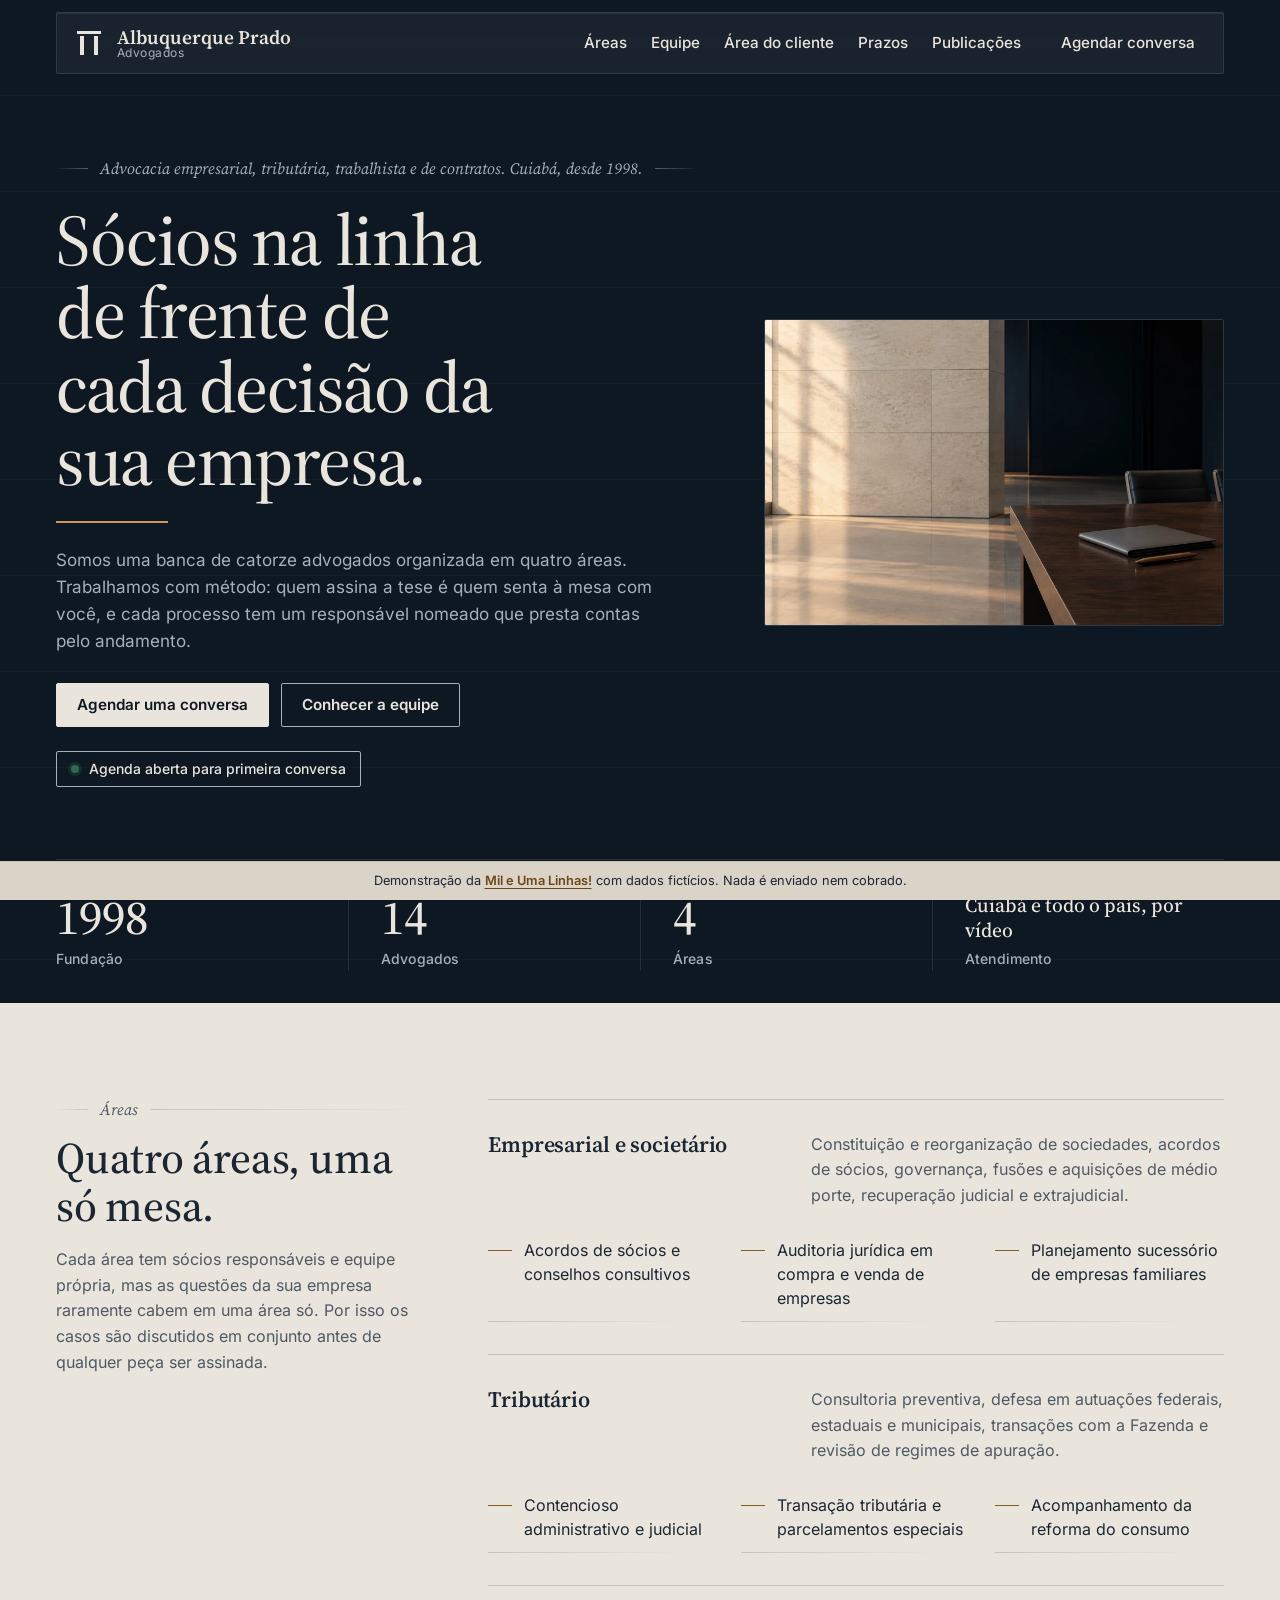
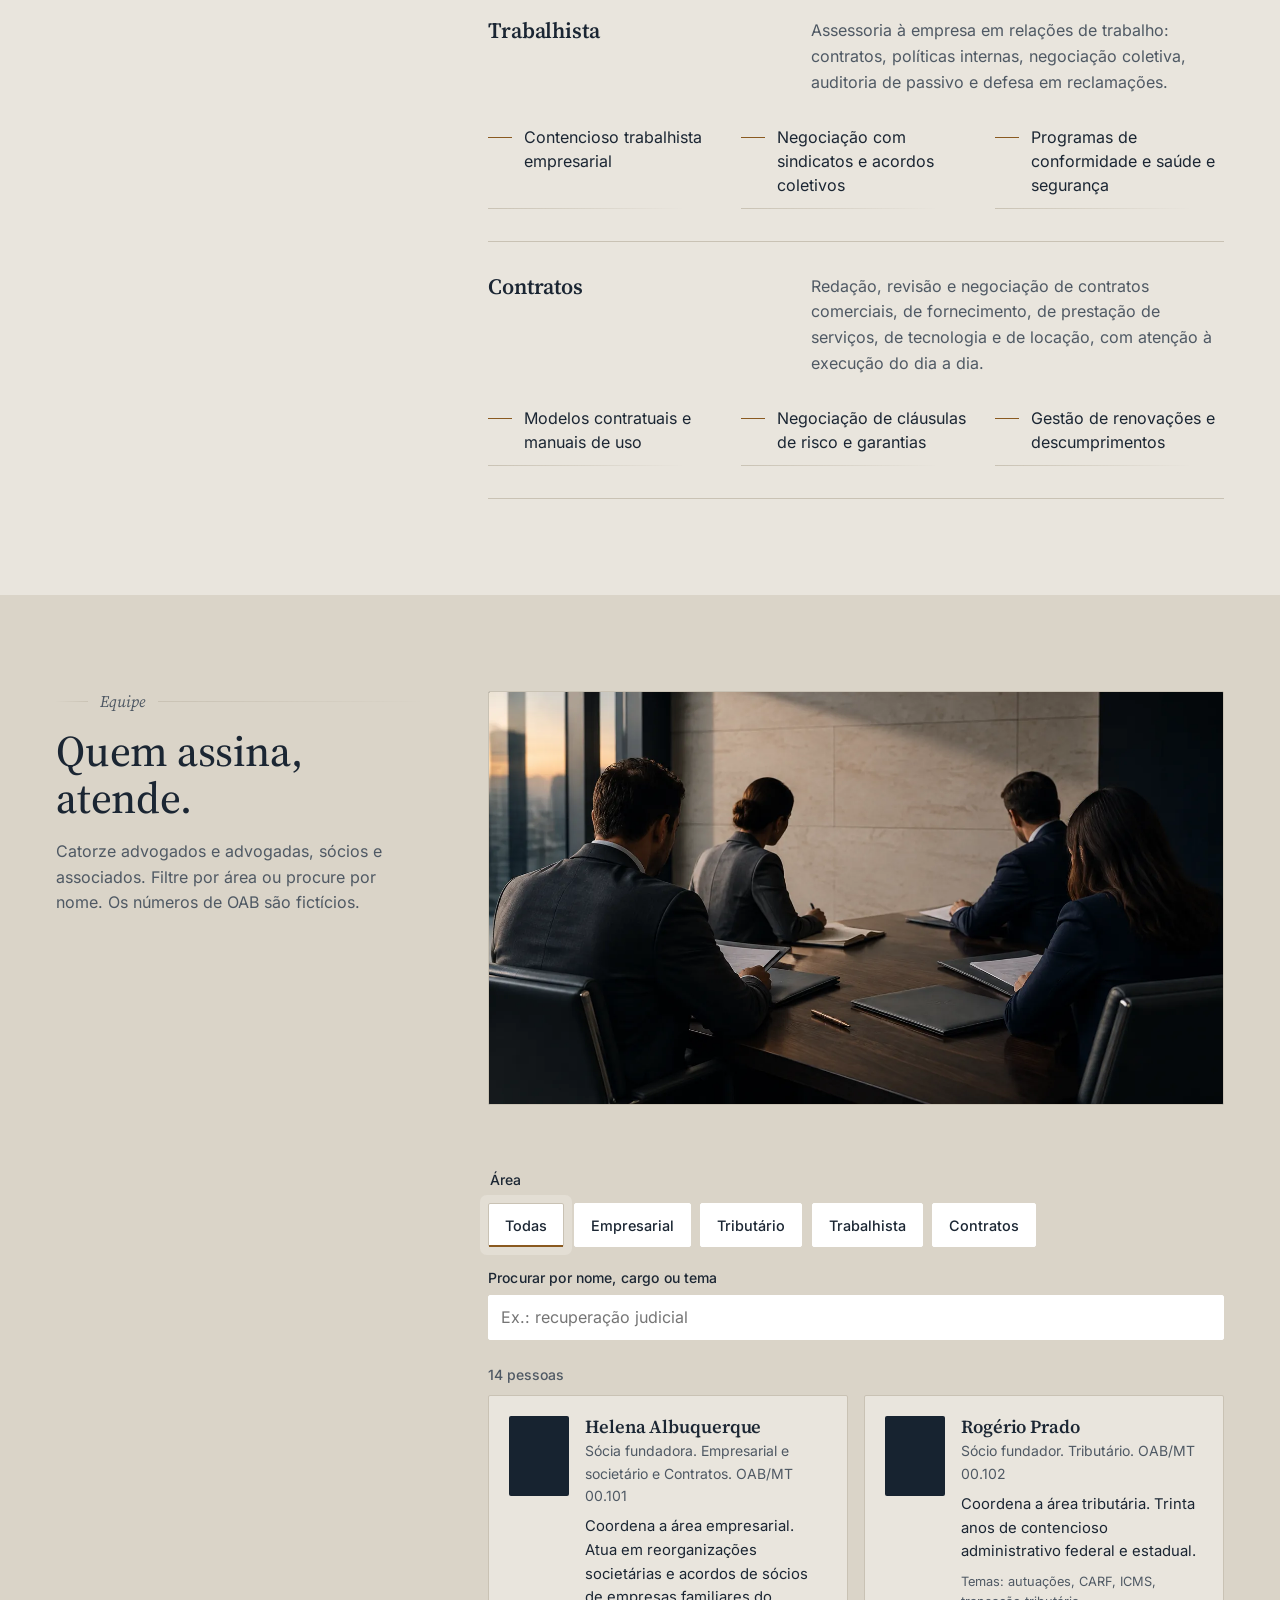
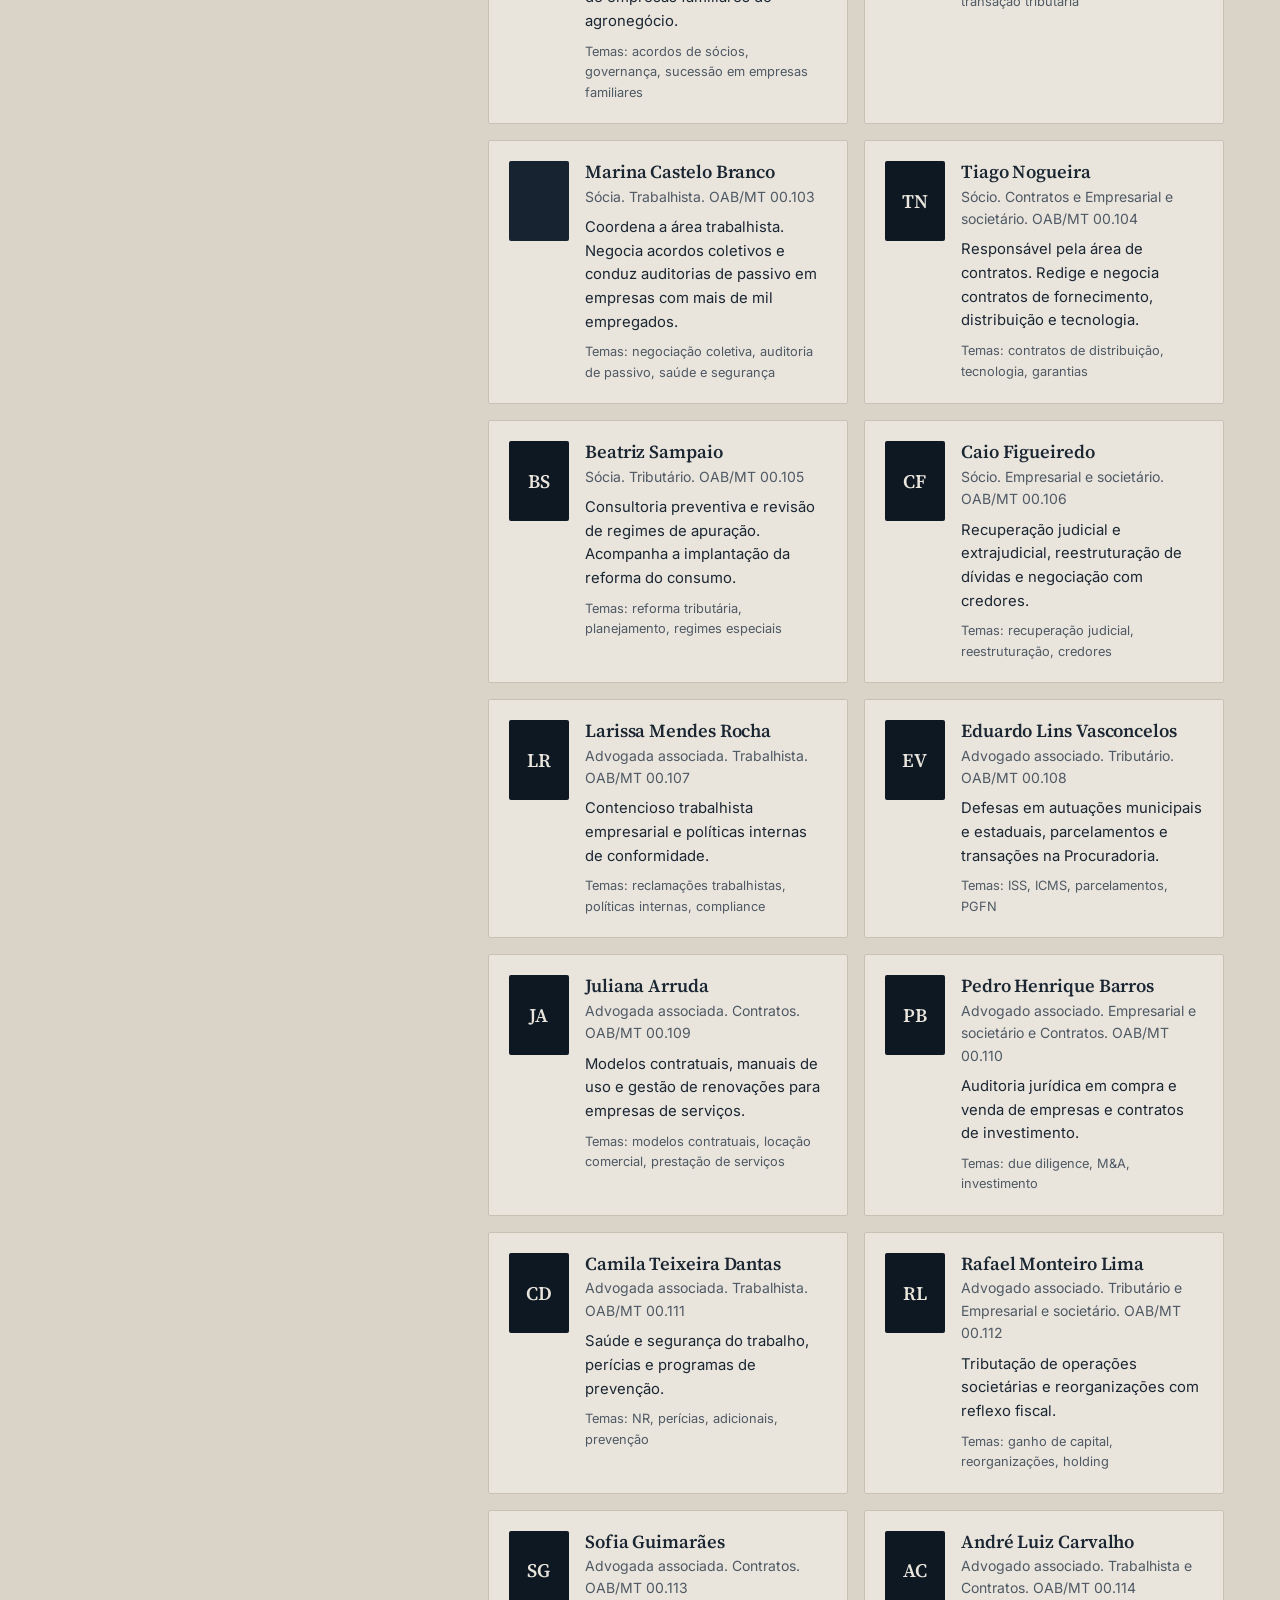
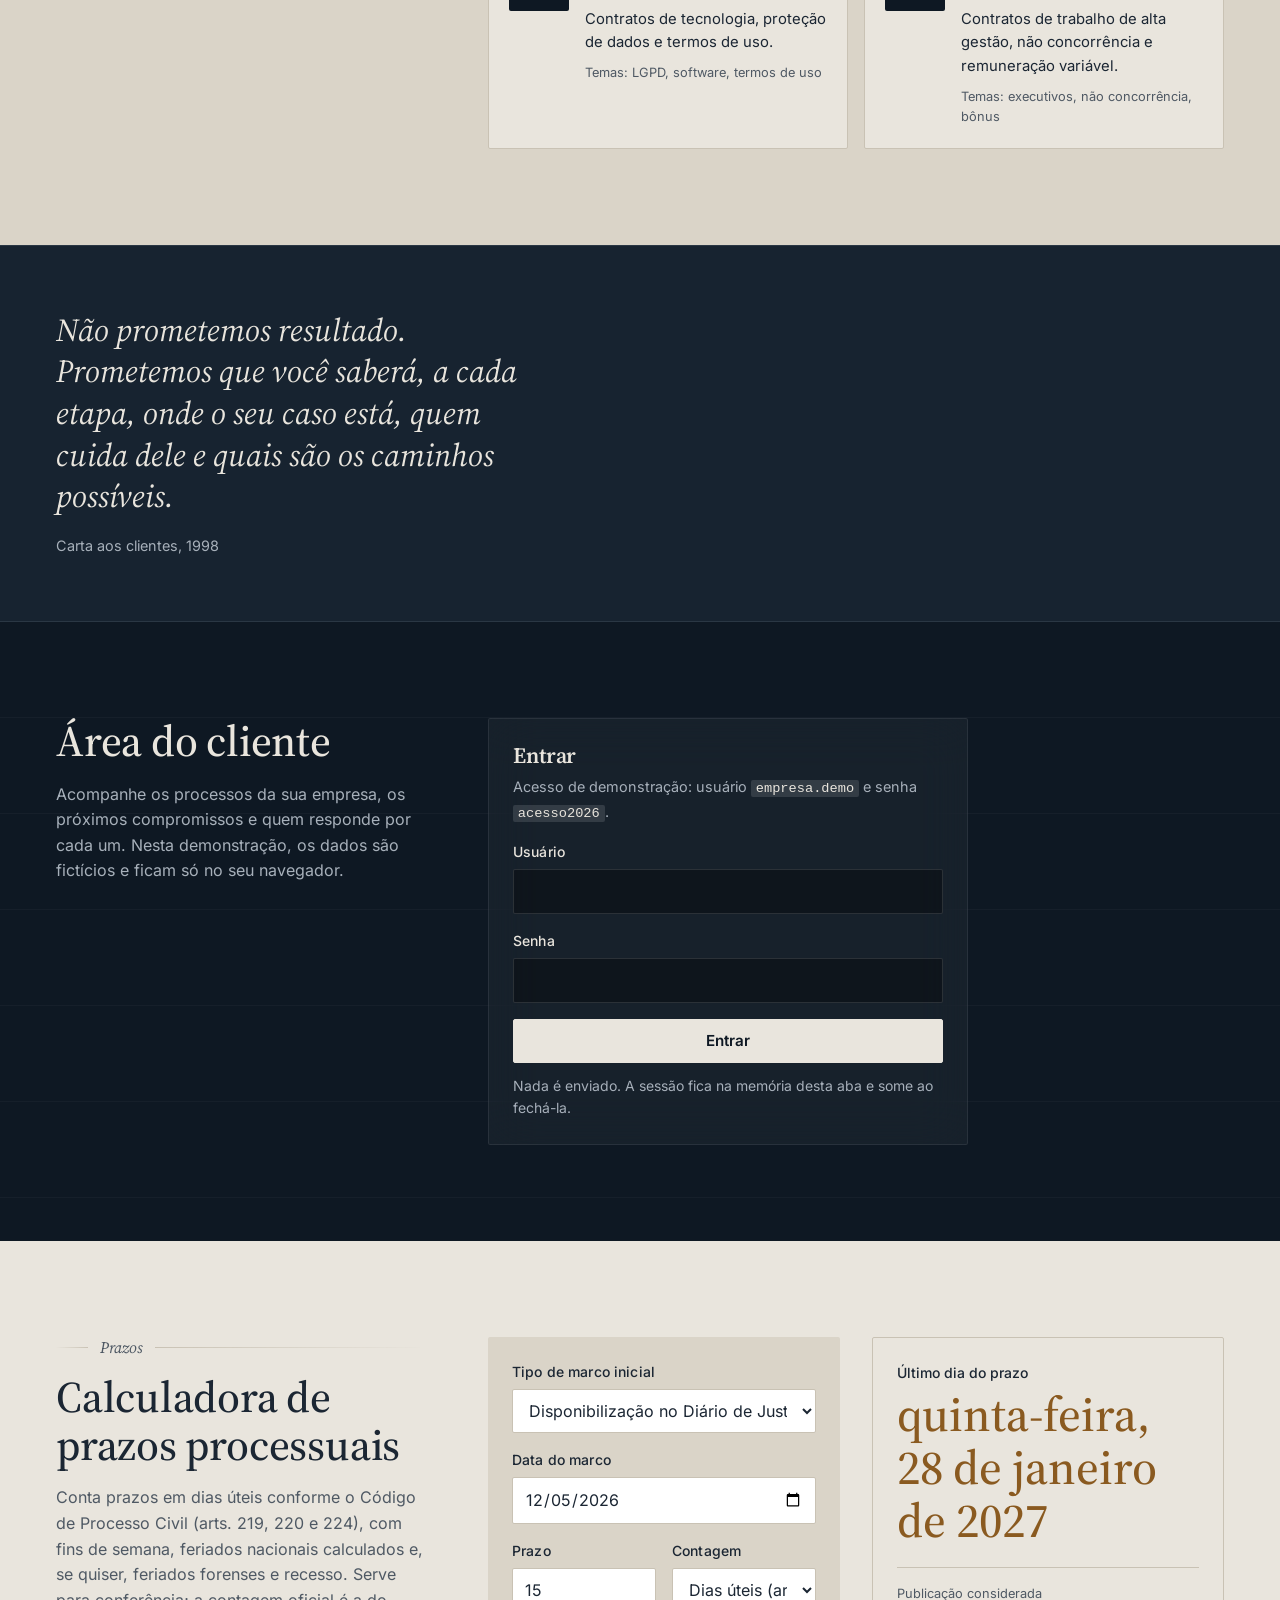
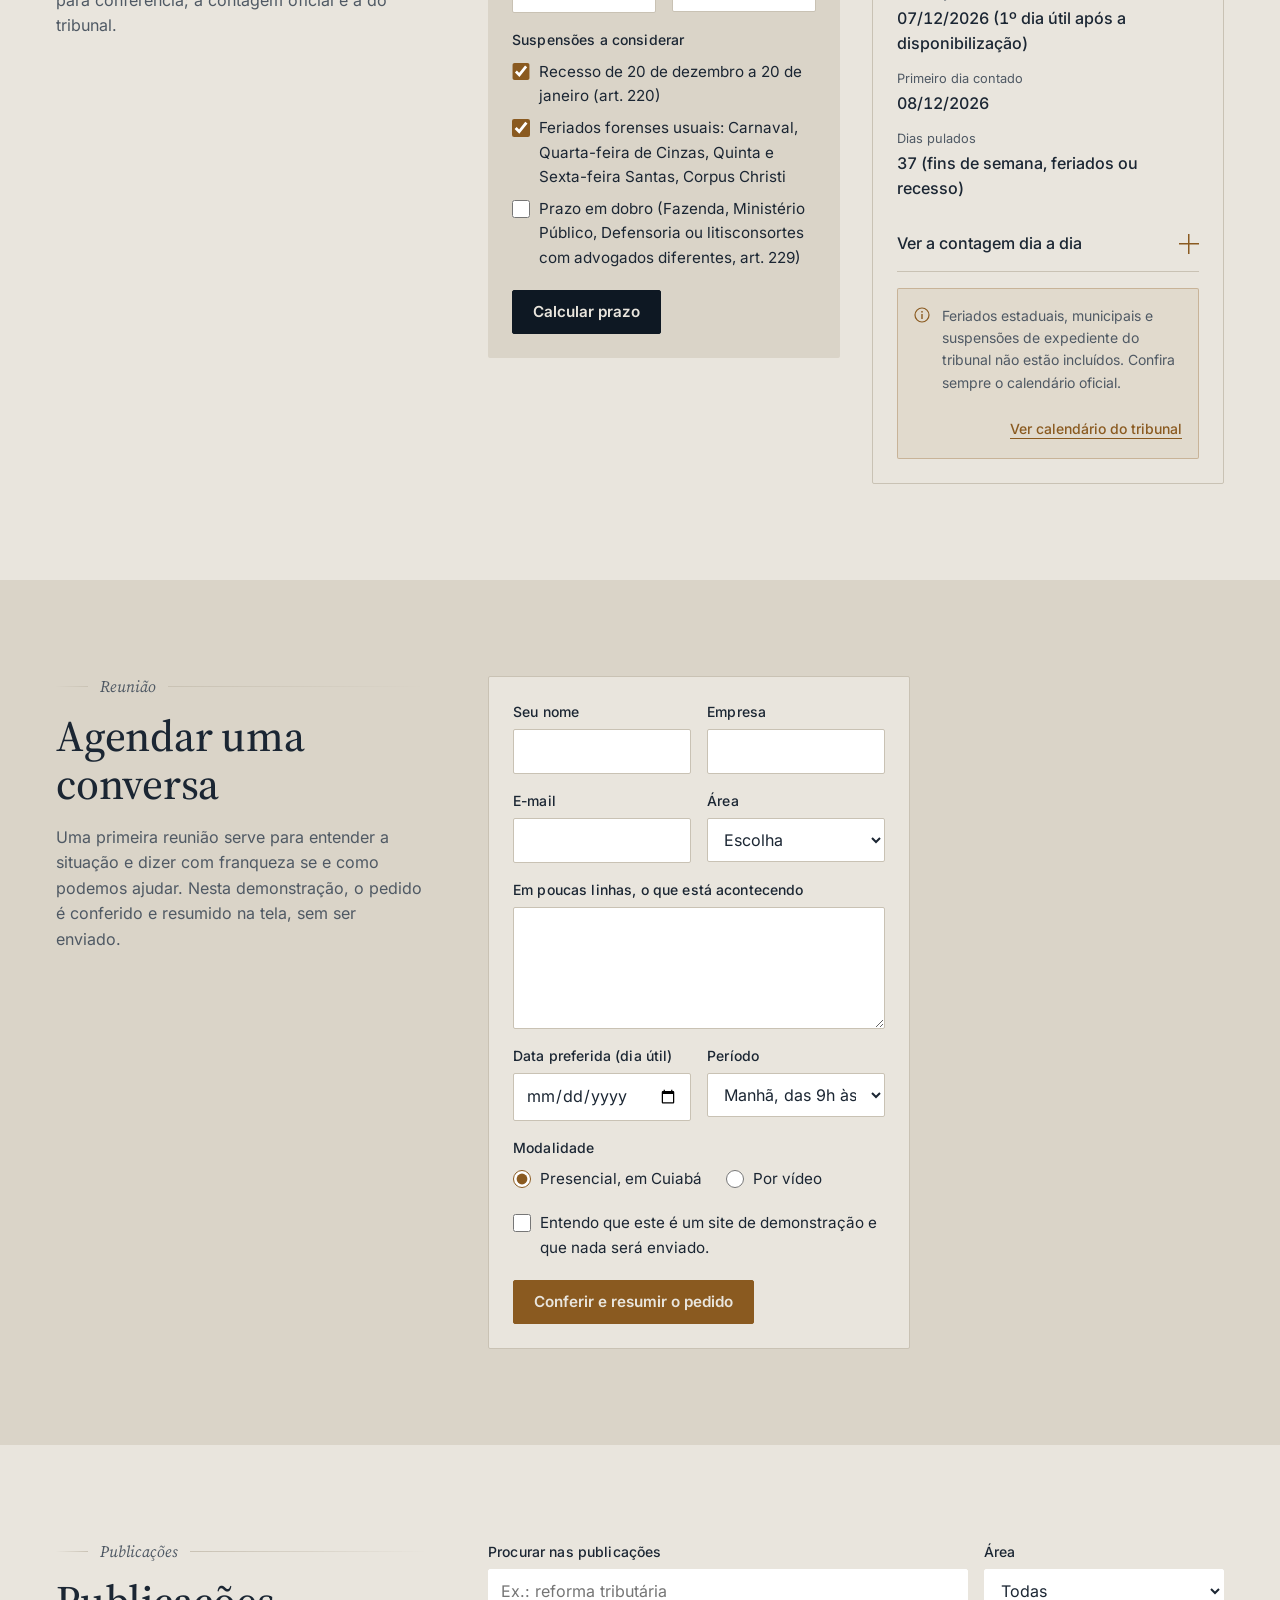
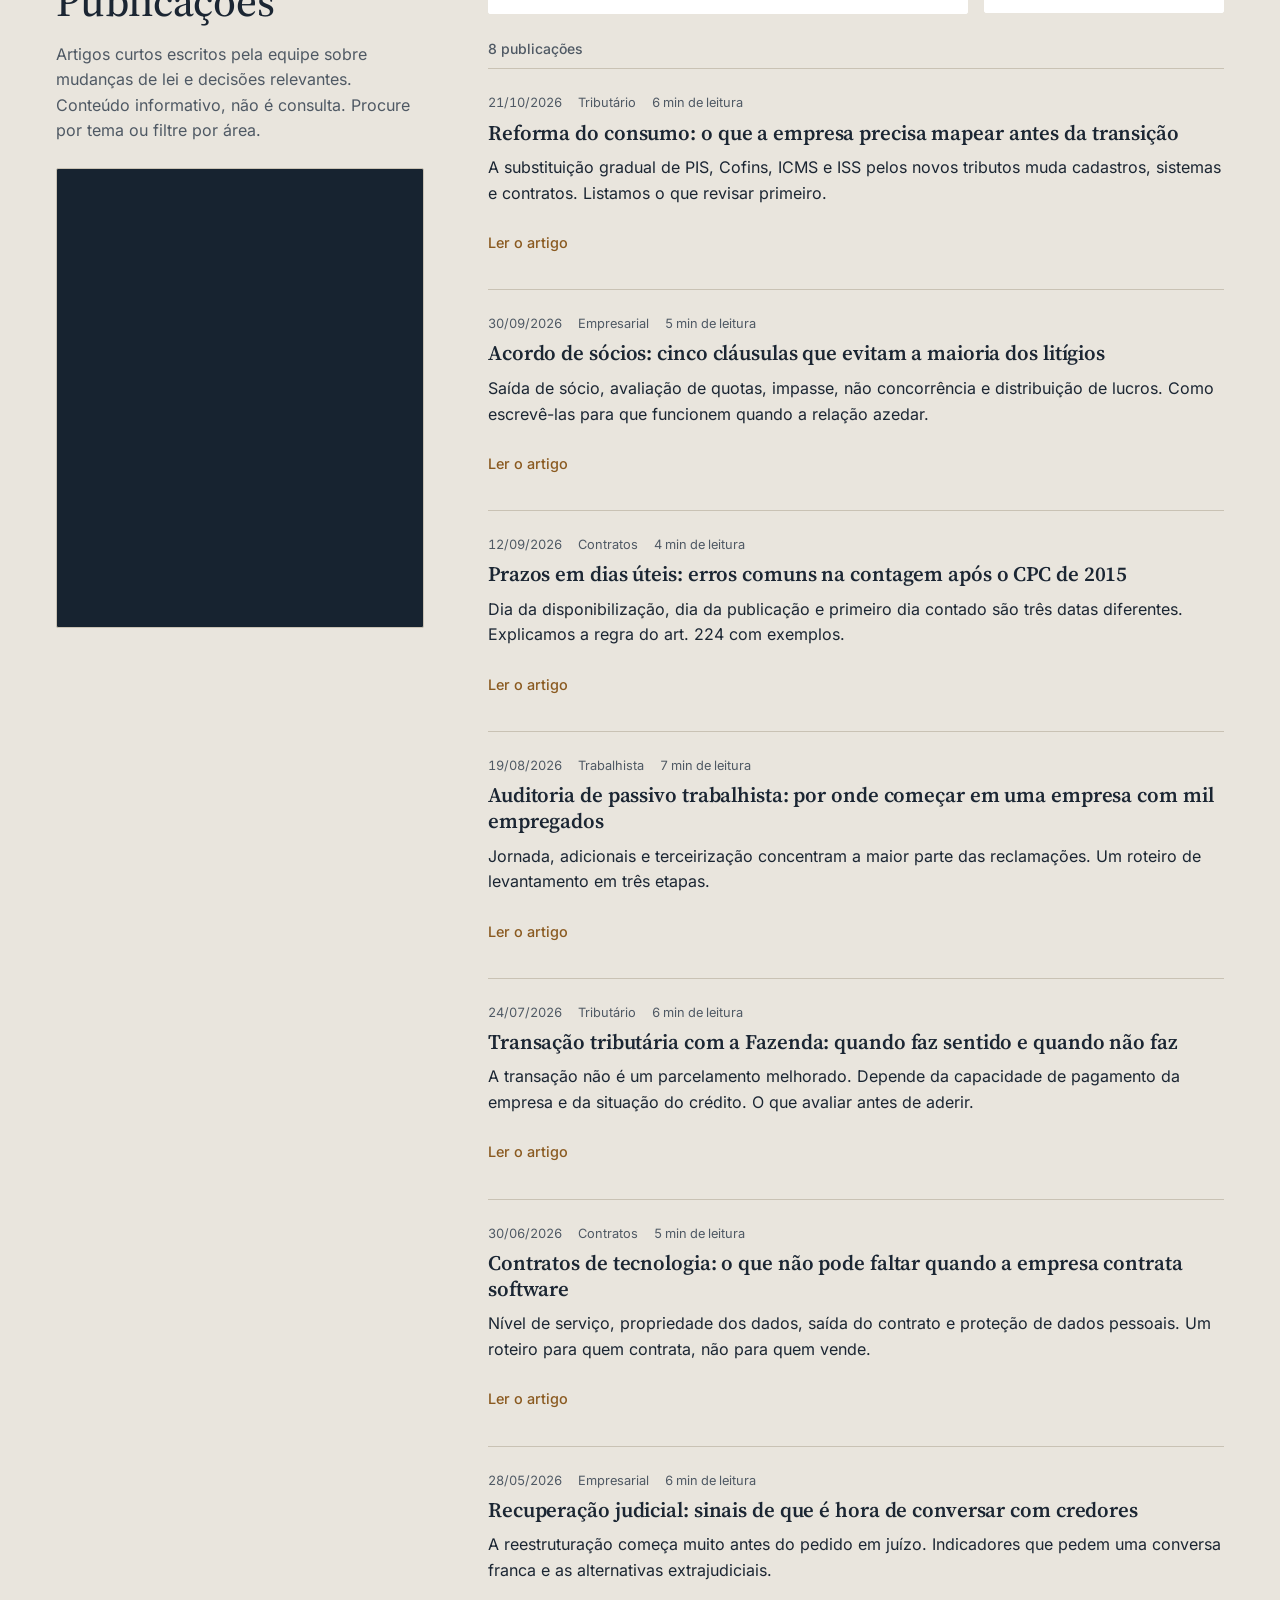
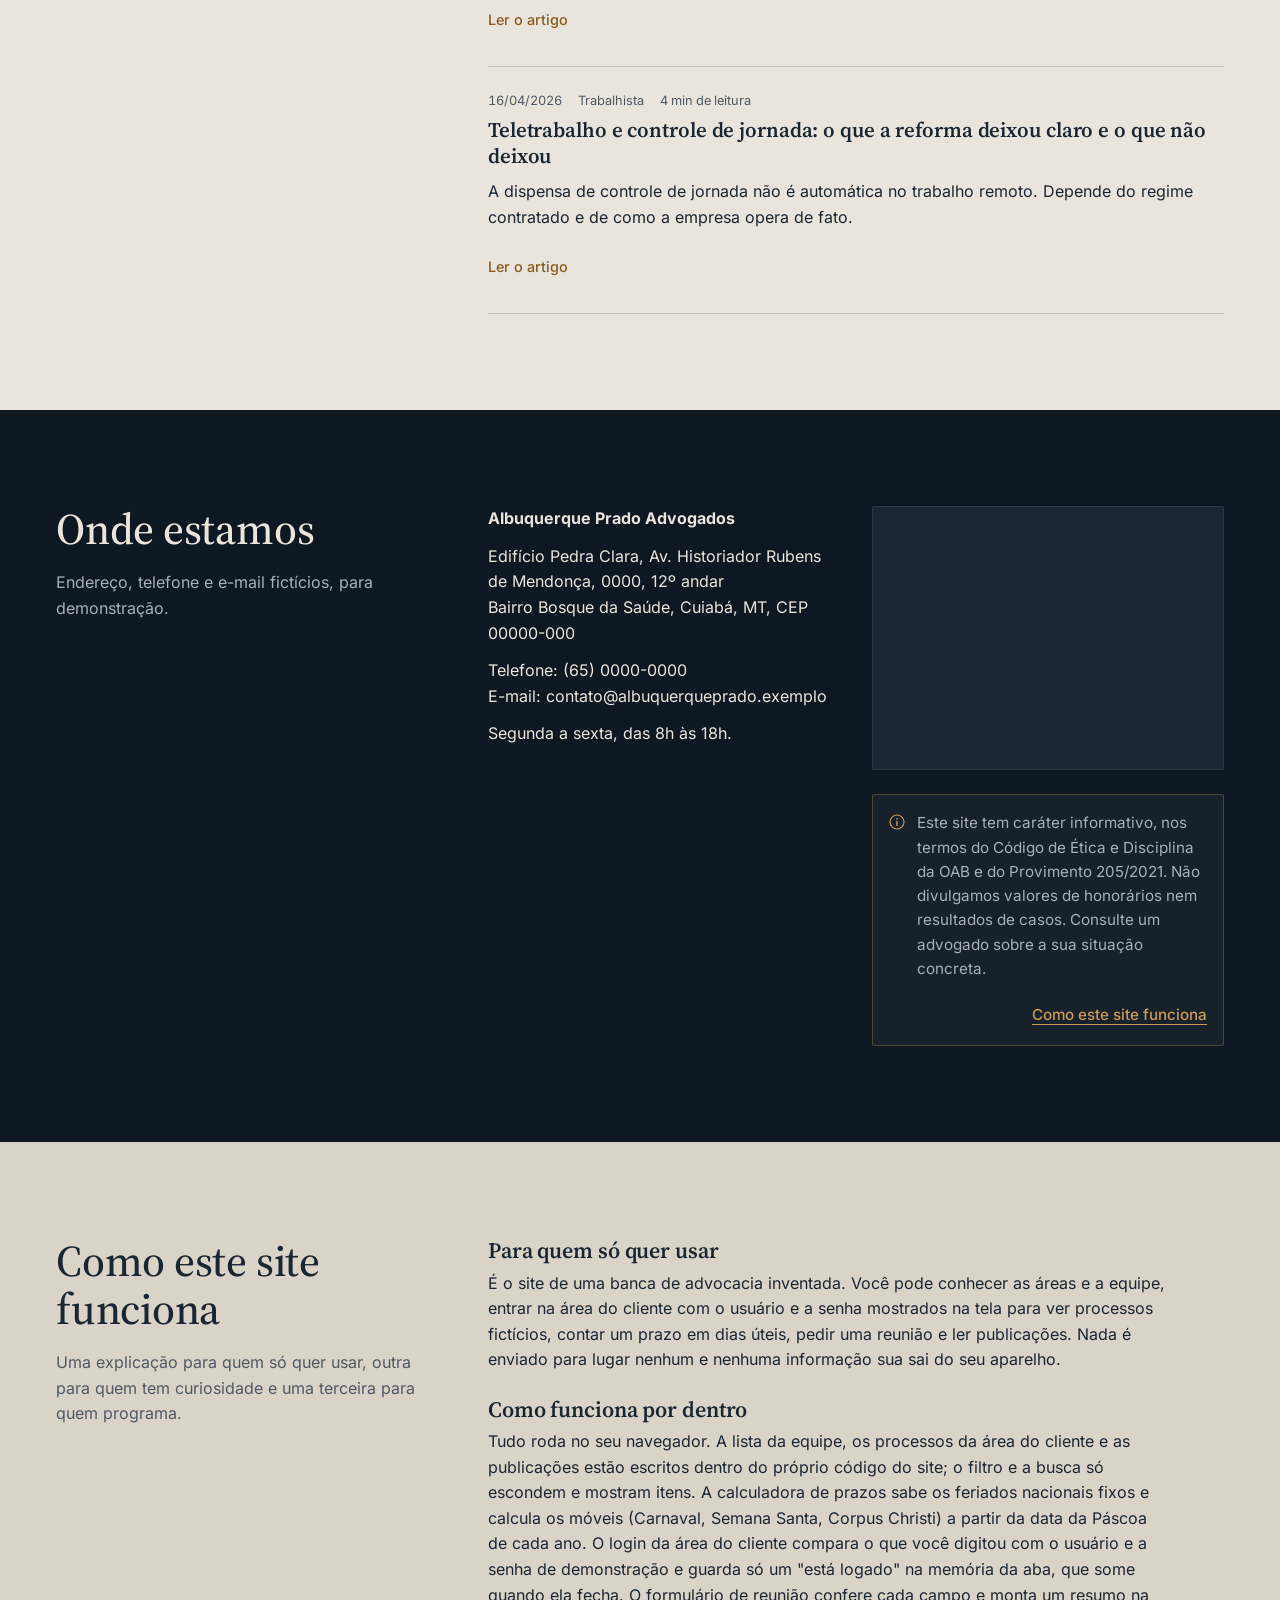
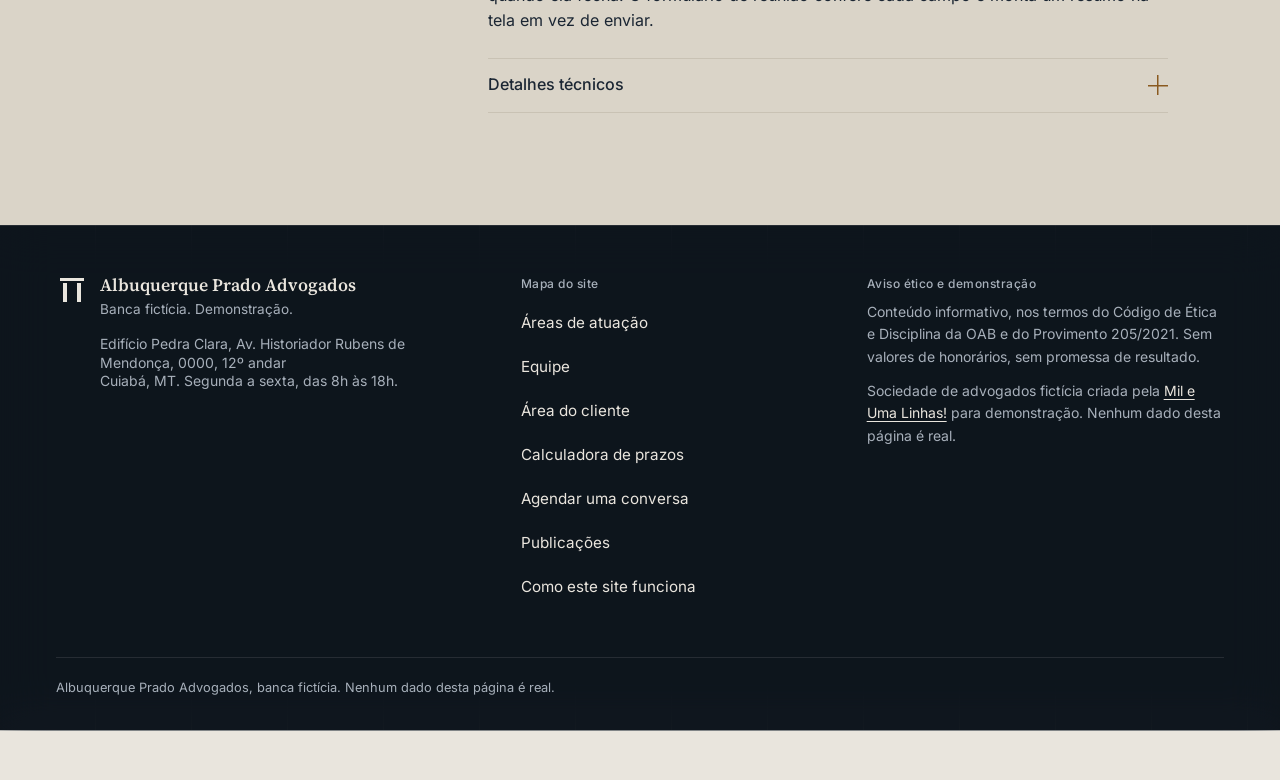
<file: index.html>
<!DOCTYPE html>
<html lang="pt-BR">
<head>
  <meta charset="utf-8">
  <meta name="viewport" content="width=device-width, initial-scale=1">
  <meta http-equiv="Content-Security-Policy" content="default-src 'self'; script-src 'self'; style-src 'self'; img-src 'self' data:; font-src 'self'; connect-src 'none'; object-src 'none'; base-uri 'none'; form-action 'none'">
  <title>Albuquerque Prado Advogados | Advocacia empresarial em Cuiabá (demonstração)</title>
  <meta name="description" content="Site de demonstração de uma banca de advocacia empresarial fictícia em Cuiabá: equipe por área, área do cliente com andamento de processos, calculadora de prazos em dias úteis, agendamento de reunião e publicações. Feito pela Mil e Uma Linhas!.">
  <meta name="theme-color" content="#0E1823">
  <link rel="icon" href="img/favicon.svg" type="image/svg+xml">
  <link rel="stylesheet" href="css/estilo.css">
</head>
<body>

<a class="pular" href="#inicio">Pular para o conteúdo</a>

<header class="topo">
  <div class="faixa">
    <a class="marca" href="#inicio" aria-label="Albuquerque Prado Advogados, início">
      <svg class="marca-simbolo" viewBox="0 0 32 32" aria-hidden="true" focusable="false">
        <rect x="4" y="4" width="24" height="3"/>
        <rect x="7" y="9" width="4" height="19"/>
        <rect x="21" y="9" width="4" height="19"/>
      </svg>
      <span class="marca-nome">Albuquerque Prado<small>Advogados</small></span>
    </a>
    <button class="menu-botao" type="button" aria-expanded="false" aria-controls="menu" data-menu>
      <span class="menu-linhas" aria-hidden="true"></span>
      Menu
    </button>
    <nav class="menu" id="menu" aria-label="Seções do site">
      <a href="#areas">Áreas</a>
      <a href="#equipe">Equipe</a>
      <a href="#cliente">Área do cliente</a>
      <a href="#prazos">Prazos</a>
      <a href="#publicacoes">Publicações</a>
      <a class="botao botao-contorno-claro" href="#reuniao">Agendar conversa</a>
    </nav>
  </div>
</header>

<main id="inicio">

  <!-- Hero -->
  <section class="hero" aria-labelledby="hero-titulo">
    <div class="hero-grade">
      <div class="hero-texto">
        <p class="hero-chapeu olho olho-escuro">Advocacia empresarial, tributária, trabalhista e de contratos. Cuiabá, desde 1998.</p>
        <h1 id="hero-titulo" data-titulo-palavras>Sócios na linha de frente de cada decisão da sua empresa.</h1>
        <span class="hero-linha" aria-hidden="true"></span>
        <p class="hero-sub">Somos uma banca de catorze advogados organizada em quatro áreas. Trabalhamos com método: quem assina a tese é quem senta à mesa com você, e cada processo tem um responsável nomeado que presta contas pelo andamento.</p>
        <div class="hero-acoes">
          <a class="botao botao-claro" href="#reuniao">Agendar uma conversa</a>
          <a class="botao botao-contorno-claro" href="#equipe">Conhecer a equipe</a>
        </div>
        <p class="hero-status status-aba"><span class="status-ponto" aria-hidden="true"></span>Agenda aberta para primeira conversa</p>
      </div>
      <figure class="hero-figura">
        <img class="hero-foto" src="img/hero.webp" width="1620" height="1080" alt="Sala de reuniões de um escritório com parede de pedra clara, mesa de madeira escura e um notebook fechado sobre ela. Imagem gerada por IA, ilustrativa." fetchpriority="high">
      </figure>
    </div>
    <dl class="hero-dados">
      <div><dt>Fundação</dt><dd>1998</dd></div>
      <div><dt>Advogados</dt><dd data-contador="14">14</dd></div>
      <div><dt>Áreas</dt><dd>4</dd></div>
      <div><dt>Atendimento</dt><dd class="hero-dado-texto">Cuiabá e todo o país, por vídeo</dd></div>
    </dl>
  </section>

  <!-- Áreas -->
  <section class="secao secao-clara" id="areas" aria-labelledby="areas-titulo">
    <div class="secao-grade">
      <header class="secao-cabeca">
        <p class="olho">Áreas</p>
        <h2 id="areas-titulo">Quatro áreas, uma só mesa.</h2>
        <p>Cada área tem sócios responsáveis e equipe própria, mas as questões da sua empresa raramente cabem em uma área só. Por isso os casos são discutidos em conjunto antes de qualquer peça ser assinada.</p>
      </header>
      <div class="areas-lista">
        <article class="area" id="area-empresarial">
          <h3>Empresarial e societário</h3>
          <p>Constituição e reorganização de sociedades, acordos de sócios, governança, fusões e aquisições de médio porte, recuperação judicial e extrajudicial.</p>
          <ul>
            <li>Acordos de sócios e conselhos consultivos</li>
            <li>Auditoria jurídica em compra e venda de empresas</li>
            <li>Planejamento sucessório de empresas familiares</li>
          </ul>
        </article>
        <article class="area" id="area-tributario">
          <h3>Tributário</h3>
          <p>Consultoria preventiva, defesa em autuações federais, estaduais e municipais, transações com a Fazenda e revisão de regimes de apuração.</p>
          <ul>
            <li>Contencioso administrativo e judicial</li>
            <li>Transação tributária e parcelamentos especiais</li>
            <li>Acompanhamento da reforma do consumo</li>
          </ul>
        </article>
        <article class="area" id="area-trabalhista">
          <h3>Trabalhista</h3>
          <p>Assessoria à empresa em relações de trabalho: contratos, políticas internas, negociação coletiva, auditoria de passivo e defesa em reclamações.</p>
          <ul>
            <li>Contencioso trabalhista empresarial</li>
            <li>Negociação com sindicatos e acordos coletivos</li>
            <li>Programas de conformidade e saúde e segurança</li>
          </ul>
        </article>
        <article class="area" id="area-contratos">
          <h3>Contratos</h3>
          <p>Redação, revisão e negociação de contratos comerciais, de fornecimento, de prestação de serviços, de tecnologia e de locação, com atenção à execução do dia a dia.</p>
          <ul>
            <li>Modelos contratuais e manuais de uso</li>
            <li>Negociação de cláusulas de risco e garantias</li>
            <li>Gestão de renovações e descumprimentos</li>
          </ul>
        </article>
      </div>
    </div>
  </section>

  <!-- Equipe -->
  <section class="secao secao-clara-2" id="equipe" aria-labelledby="equipe-titulo">
    <div class="secao-grade">
      <header class="secao-cabeca">
        <p class="olho">Equipe</p>
        <h2 id="equipe-titulo">Quem assina, atende.</h2>
        <p>Catorze advogados e advogadas, sócios e associados. Filtre por área ou procure por nome. Os números de OAB são fictícios.</p>
      </header>
      <figure class="equipe-foto">
        <img src="img/equipe-reuniao.webp" width="1456" height="816" alt="Mesa de reunião de madeira escura com quatro pessoas de terno vistas de costas e de lado, pastas cinza e uma parede de pedra clara ao fundo. Imagem gerada por IA, ilustrativa." loading="lazy" decoding="async">
      </figure>
      <div class="equipe-corpo">
        <form class="equipe-filtros" aria-label="Filtrar a equipe" data-equipe-filtros>
          <fieldset class="filtro-areas">
            <legend>Área</legend>
            <label><input type="radio" name="area" value="todas" checked> Todas</label>
            <label><input type="radio" name="area" value="empresarial"> Empresarial</label>
            <label><input type="radio" name="area" value="tributario"> Tributário</label>
            <label><input type="radio" name="area" value="trabalhista"> Trabalhista</label>
            <label><input type="radio" name="area" value="contratos"> Contratos</label>
          </fieldset>
          <div class="campo campo-busca">
            <label for="equipe-busca">Procurar por nome, cargo ou tema</label>
            <input type="search" id="equipe-busca" name="busca" placeholder="Ex.: recuperação judicial" autocomplete="off">
          </div>
        </form>
        <p class="resultado-contagem" aria-live="polite" data-equipe-contagem>14 pessoas</p>
        <ul class="equipe-lista" data-equipe-lista></ul>
        <p class="vazio" hidden data-equipe-vazio>Ninguém com esse filtro. Tente outra palavra ou escolha "Todas".</p>
      </div>
    </div>
  </section>

  <!-- Citação -->
  <section class="citacao" aria-label="Princípio da banca">
    <blockquote>
      <p>Não prometemos resultado. Prometemos que você saberá, a cada etapa, onde o seu caso está, quem cuida dele e quais são os caminhos possíveis.</p>
      <footer>Carta aos clientes, 1998</footer>
    </blockquote>
  </section>

  <!-- Área do cliente -->
  <section class="secao secao-escura" id="cliente" aria-labelledby="cliente-titulo">
    <div class="secao-grade">
      <header class="secao-cabeca">
        <h2 id="cliente-titulo">Área do cliente</h2>
        <p>Acompanhe os processos da sua empresa, os próximos compromissos e quem responde por cada um. Nesta demonstração, os dados são fictícios e ficam só no seu navegador.</p>
      </header>
      <div class="cliente-corpo">
        <form class="login" id="login-form" novalidate data-login>
          <h3>Entrar</h3>
          <p class="login-dica">Acesso de demonstração: usuário <code>empresa.demo</code> e senha <code>acesso2026</code>.</p>
          <div class="campo">
            <label for="login-usuario">Usuário</label>
            <input type="text" id="login-usuario" name="usuario" autocomplete="username" required>
          </div>
          <div class="campo">
            <label for="login-senha">Senha</label>
            <input type="password" id="login-senha" name="senha" autocomplete="current-password" required>
          </div>
          <p class="erro" role="alert" hidden data-login-erro></p>
          <button class="botao botao-claro" type="submit">Entrar</button>
          <p class="nota">Nada é enviado. A sessão fica na memória desta aba e some ao fechá-la.</p>
        </form>

        <div class="painel" hidden data-painel>
          <div class="painel-cabeca">
            <div>
              <p class="painel-status status-aba"><span class="status-ponto" aria-hidden="true"></span>Sessão de demonstração ativa</p>
              <p class="painel-rotulo">Cliente</p>
              <h3 data-painel-cliente>Horizonte Agroindustrial Ltda.</h3>
              <p class="painel-sub">Sócia responsável pela conta: <span data-painel-socia></span></p>
            </div>
            <button class="botao botao-contorno-claro" type="button" data-sair>Sair</button>
          </div>

          <h4>Processos em andamento</h4>
          <p class="nota">Toque em um processo para ver a linha do tempo. Números de processo fictícios.</p>
          <ul class="processos" data-processos></ul>

          <h4>Próximos compromissos</h4>
          <ul class="compromissos" data-compromissos></ul>
        </div>
      </div>
    </div>
  </section>

  <!-- Prazos -->
  <section class="secao secao-clara" id="prazos" aria-labelledby="prazos-titulo">
    <div class="secao-grade">
      <header class="secao-cabeca">
        <p class="olho">Prazos</p>
        <h2 id="prazos-titulo">Calculadora de prazos processuais</h2>
        <p>Conta prazos em dias úteis conforme o Código de Processo Civil (arts. 219, 220 e 224), com fins de semana, feriados nacionais calculados e, se quiser, feriados forenses e recesso. Serve para conferência; a contagem oficial é a do tribunal.</p>
      </header>
      <div class="prazos-corpo">
        <form class="prazos-form" id="prazos-form" novalidate data-prazos>
          <div class="campo">
            <label for="prazo-evento">Tipo de marco inicial</label>
            <select id="prazo-evento" name="evento">
              <option value="dje">Disponibilização no Diário de Justiça eletrônico</option>
              <option value="publicacao">Publicação já considerada feita</option>
              <option value="intimacao">Intimação pessoal, carta ou mandado juntado</option>
            </select>
          </div>
          <div class="campo">
            <label for="prazo-data">Data do marco</label>
            <input type="date" id="prazo-data" name="data" required>
          </div>
          <div class="campo-dupla">
            <div class="campo">
              <label for="prazo-dias">Prazo</label>
              <input type="number" id="prazo-dias" name="dias" min="1" max="365" value="15" required inputmode="numeric">
            </div>
            <div class="campo">
              <label for="prazo-unidade">Contagem</label>
              <select id="prazo-unidade" name="unidade">
                <option value="uteis">Dias úteis (art. 219)</option>
                <option value="corridos">Dias corridos</option>
              </select>
            </div>
          </div>
          <fieldset class="opcoes">
            <legend>Suspensões a considerar</legend>
            <label><input type="checkbox" name="recesso" checked> Recesso de 20 de dezembro a 20 de janeiro (art. 220)</label>
            <label><input type="checkbox" name="forenses" checked> Feriados forenses usuais: Carnaval, Quarta-feira de Cinzas, Quinta e Sexta-feira Santas, Corpus Christi</label>
            <label><input type="checkbox" name="dobro"> Prazo em dobro (Fazenda, Ministério Público, Defensoria ou litisconsortes com advogados diferentes, art. 229)</label>
          </fieldset>
          <p class="erro" role="alert" hidden data-prazos-erro></p>
          <button class="botao botao-escuro" type="submit">Calcular prazo</button>
        </form>

        <div class="prazos-resultado" aria-live="polite" data-prazos-resultado>
          <p class="resultado-rotulo">Último dia do prazo</p>
          <p class="resultado-data" data-prazos-final>Preencha a data</p>
          <dl class="resultado-detalhes">
            <div><dt>Publicação considerada</dt><dd data-prazos-pub>…</dd></div>
            <div><dt>Primeiro dia contado</dt><dd data-prazos-inicio>…</dd></div>
            <div><dt>Dias pulados</dt><dd data-prazos-pulados>…</dd></div>
          </dl>
          <details class="resultado-lista">
            <summary>Ver a contagem dia a dia</summary>
            <ol data-prazos-tabela></ol>
          </details>
          <div class="nota dica">
            <svg class="dica-icone" viewBox="0 0 16 16" aria-hidden="true" focusable="false"><circle cx="8" cy="8" r="7" fill="none" stroke="currentColor" stroke-width="1.2"/><rect x="7.3" y="7" width="1.4" height="5" fill="currentColor"/><rect x="7.3" y="4" width="1.4" height="1.6" fill="currentColor"/></svg>
            <p class="dica-texto">Feriados estaduais, municipais e suspensões de expediente do tribunal não estão incluídos. Confira sempre o calendário oficial.</p>
            <a class="dica-acao" href="https://www.tjmt.jus.br" rel="noopener">Ver calendário do tribunal</a>
          </div>
        </div>
      </div>
    </div>
  </section>

  <!-- Reunião -->
  <section class="secao secao-clara-2" id="reuniao" aria-labelledby="reuniao-titulo">
    <div class="secao-grade">
      <header class="secao-cabeca">
        <p class="olho">Reunião</p>
        <h2 id="reuniao-titulo">Agendar uma conversa</h2>
        <p>Uma primeira reunião serve para entender a situação e dizer com franqueza se e como podemos ajudar. Nesta demonstração, o pedido é conferido e resumido na tela, sem ser enviado.</p>
      </header>
      <div class="reuniao-corpo">
        <form class="reuniao-form" id="reuniao-form" novalidate data-reuniao>
          <div class="campo-dupla">
            <div class="campo">
              <label for="reuniao-nome">Seu nome</label>
              <input type="text" id="reuniao-nome" name="nome" autocomplete="name" required minlength="3">
            </div>
            <div class="campo">
              <label for="reuniao-empresa">Empresa</label>
              <input type="text" id="reuniao-empresa" name="empresa" autocomplete="organization" required>
            </div>
          </div>
          <div class="campo-dupla">
            <div class="campo">
              <label for="reuniao-email">E-mail</label>
              <input type="email" id="reuniao-email" name="email" autocomplete="email" required>
            </div>
            <div class="campo">
              <label for="reuniao-area">Área</label>
              <select id="reuniao-area" name="area" required>
                <option value="">Escolha</option>
                <option>Empresarial e societário</option>
                <option>Tributário</option>
                <option>Trabalhista</option>
                <option>Contratos</option>
                <option>Ainda não sei</option>
              </select>
            </div>
          </div>
          <div class="campo">
            <label for="reuniao-assunto">Em poucas linhas, o que está acontecendo</label>
            <textarea id="reuniao-assunto" name="assunto" rows="4" required minlength="20"></textarea>
          </div>
          <div class="campo-dupla">
            <div class="campo">
              <label for="reuniao-data">Data preferida (dia útil)</label>
              <input type="date" id="reuniao-data" name="data" required>
            </div>
            <div class="campo">
              <label for="reuniao-periodo">Período</label>
              <select id="reuniao-periodo" name="periodo">
                <option>Manhã, das 9h às 12h</option>
                <option>Tarde, das 14h às 18h</option>
              </select>
            </div>
          </div>
          <fieldset class="opcoes opcoes-linha">
            <legend>Modalidade</legend>
            <label><input type="radio" name="modalidade" value="Presencial, em Cuiabá" checked> Presencial, em Cuiabá</label>
            <label><input type="radio" name="modalidade" value="Por vídeo"> Por vídeo</label>
          </fieldset>
          <label class="consentimento">
            <input type="checkbox" name="ciente" required>
            Entendo que este é um site de demonstração e que nada será enviado.
          </label>
          <p class="erro" role="alert" hidden data-reuniao-erro></p>
          <button class="botao botao-bronze" type="submit">Conferir e resumir o pedido</button>
        </form>

        <div class="reuniao-resumo" hidden aria-live="polite" data-reuniao-resumo>
          <h3>Pedido conferido</h3>
          <p>Em um site real, este resumo iria para a secretaria da área escolhida e você receberia a confirmação por e-mail em até um dia útil. Aqui, ele fica só na tela.</p>
          <dl data-reuniao-dados></dl>
          <button class="botao botao-contorno-escuro" type="button" data-reuniao-novo>Fazer outro pedido</button>
        </div>
      </div>
    </div>
  </section>

  <!-- Publicações -->
  <section class="secao secao-clara" id="publicacoes" aria-labelledby="publicacoes-titulo">
    <div class="secao-grade">
      <header class="secao-cabeca">
        <p class="olho">Publicações</p>
        <h2 id="publicacoes-titulo">Publicações</h2>
        <p>Artigos curtos escritos pela equipe sobre mudanças de lei e decisões relevantes. Conteúdo informativo, não é consulta. Procure por tema ou filtre por área.</p>
        <figure class="pub-foto">
          <img src="img/biblioteca-publicacoes.webp" width="1152" height="1440" alt="Detalhe de estante de madeira escura com códigos e revistas jurídicas de lombadas cinza e azul-escuro, uma caneta de bronze apoiada sobre um caderno fechado. Imagem gerada por IA, ilustrativa." loading="lazy" decoding="async">
        </figure>
      </header>
      <div class="pub-corpo">
        <form class="pub-filtros" aria-label="Filtrar publicações" data-pub-filtros>
          <div class="campo campo-busca">
            <label for="pub-busca">Procurar nas publicações</label>
            <input type="search" id="pub-busca" name="busca" placeholder="Ex.: reforma tributária" autocomplete="off">
          </div>
          <div class="campo">
            <label for="pub-area">Área</label>
            <select id="pub-area" name="area">
              <option value="todas">Todas</option>
              <option value="empresarial">Empresarial</option>
              <option value="tributario">Tributário</option>
              <option value="trabalhista">Trabalhista</option>
              <option value="contratos">Contratos</option>
            </select>
          </div>
        </form>
        <p class="resultado-contagem" aria-live="polite" data-pub-contagem>8 publicações</p>
        <ul class="pub-lista" data-pub-lista></ul>
        <p class="vazio" hidden data-pub-vazio>Nenhuma publicação com essas palavras.</p>
      </div>
    </div>
  </section>

  <!-- Contato -->
  <section class="secao secao-escura" id="contato" aria-labelledby="contato-titulo">
    <div class="secao-grade">
      <header class="secao-cabeca">
        <h2 id="contato-titulo">Onde estamos</h2>
        <p>Endereço, telefone e e-mail fictícios, para demonstração.</p>
      </header>
      <div class="contato-corpo">
        <address>
          <p><strong>Albuquerque Prado Advogados</strong></p>
          <p>Edifício Pedra Clara, Av. Historiador Rubens de Mendonça, 0000, 12º andar<br>Bairro Bosque da Saúde, Cuiabá, MT, CEP 00000-000</p>
          <p>Telefone: (65) 0000-0000<br>E-mail: contato@albuquerqueprado.exemplo</p>
          <p>Segunda a sexta, das 8h às 18h.</p>
        </address>
        <div class="contato-lado">
          <figure class="contato-foto">
            <img src="img/recepcao-edificio.webp" width="1456" height="1088" alt="Recepção de escritório no 12º andar: balcão de pedra clara, parede de calcário, cadeiras de couro cinza e janela com a cidade ao fundo no fim da tarde. Imagem gerada por IA, ilustrativa." loading="lazy" decoding="async">
          </figure>
          <div class="contato-aviso dica dica-escura">
            <svg class="dica-icone" viewBox="0 0 16 16" aria-hidden="true" focusable="false"><circle cx="8" cy="8" r="7" fill="none" stroke="currentColor" stroke-width="1.2"/><rect x="7.3" y="7" width="1.4" height="5" fill="currentColor"/><rect x="7.3" y="4" width="1.4" height="1.6" fill="currentColor"/></svg>
            <p class="dica-texto">Este site tem caráter informativo, nos termos do Código de Ética e Disciplina da OAB e do Provimento 205/2021. Não divulgamos valores de honorários nem resultados de casos. Consulte um advogado sobre a sua situação concreta.</p>
            <a class="dica-acao" href="#como-funciona">Como este site funciona</a>
          </div>
        </div>
      </div>
    </div>
  </section>

  <!-- Como isto funciona -->
  <section class="secao secao-clara-2" id="como-funciona" aria-labelledby="como-titulo">
    <div class="secao-grade">
      <header class="secao-cabeca">
        <h2 id="como-titulo">Como este site funciona</h2>
        <p>Uma explicação para quem só quer usar, outra para quem tem curiosidade e uma terceira para quem programa.</p>
      </header>
      <div class="como-corpo">
        <h3>Para quem só quer usar</h3>
        <p>É o site de uma banca de advocacia inventada. Você pode conhecer as áreas e a equipe, entrar na área do cliente com o usuário e a senha mostrados na tela para ver processos fictícios, contar um prazo em dias úteis, pedir uma reunião e ler publicações. Nada é enviado para lugar nenhum e nenhuma informação sua sai do seu aparelho.</p>

        <h3>Como funciona por dentro</h3>
        <p>Tudo roda no seu navegador. A lista da equipe, os processos da área do cliente e as publicações estão escritos dentro do próprio código do site; o filtro e a busca só escondem e mostram itens. A calculadora de prazos sabe os feriados nacionais fixos e calcula os móveis (Carnaval, Semana Santa, Corpus Christi) a partir da data da Páscoa de cada ano. O login da área do cliente compara o que você digitou com o usuário e a senha de demonstração e guarda só um "está logado" na memória da aba, que some quando ela fecha. O formulário de reunião confere cada campo e monta um resumo na tela em vez de enviar.</p>

        <details class="tecnico">
          <summary>Detalhes técnicos</summary>
          <ul>
            <li>HTML, CSS e JavaScript puros, sem framework, sem CDN, sem fonte externa, sem analytics. Fontes Source Serif 4 e Inter servidas de <code>fonts/</code> (woff2, OFL).</li>
            <li><code>Content-Security-Policy</code> por meta: <code>default-src 'self'</code>, sem script nem estilo inline, <code>connect-src 'none'</code>, <code>form-action 'none'</code>.</li>
            <li>Dados da equipe, dos processos e das publicações em arrays no <code>js/app.js</code>; a renderização usa <code>createElement</code> e <code>textContent</code>, sem <code>innerHTML</code> com dados.</li>
            <li>Prazos: feriados móveis pelo algoritmo de Meeus para a Páscoa; regras do CPC: exclusão do dia do começo e inclusão do vencimento (art. 224), publicação no primeiro dia útil após a disponibilização e início da contagem no dia útil seguinte (art. 224, §§ 2º e 3º), prorrogação quando o vencimento cai em dia não útil (§ 1º), contagem só em dias úteis (art. 219), recesso de 20/12 a 20/1 (art. 220) e dobro (art. 229). Datas tratadas como UTC para evitar erro de fuso.</li>
            <li>Área do cliente: estado de sessão em <code>sessionStorage</code> (chave <code>ap.sessao</code>) só com o nome do usuário de demonstração; sem <code>localStorage</code>.</li>
            <li>Acessibilidade: landmarks, <code>aria-live</code> nos resultados, foco visível, <code>prefers-reduced-motion</code>, contraste AA conferido.</li>
            <li>Testes em <code>tests/site.cjs</code> (Playwright) em 1280x900, iPhone 13 e 320 px: console limpo, sem rolagem horizontal, sem texto cortado, e cada função exercitada.</li>
          </ul>
        </details>
      </div>
    </div>
  </section>

</main>

<footer class="rodape">
  <div class="rodape-veu">
    <div class="rodape-grade">
      <div class="rodape-marca">
        <svg class="marca-simbolo" viewBox="0 0 32 32" aria-hidden="true" focusable="false">
          <rect x="4" y="4" width="24" height="3"/>
          <rect x="7" y="9" width="4" height="19"/>
          <rect x="21" y="9" width="4" height="19"/>
        </svg>
        <div>
          <p>Albuquerque Prado Advogados<br><span>Banca fictícia. Demonstração.</span></p>
          <p class="rodape-endereco">Edifício Pedra Clara, Av. Historiador Rubens de Mendonça, 0000, 12º andar<br>Cuiabá, MT. Segunda a sexta, das 8h às 18h.</p>
        </div>
      </div>
      <nav class="rodape-coluna" aria-label="Mapa do site">
        <p class="rodape-titulo">Mapa do site</p>
        <a href="#areas">Áreas de atuação</a>
        <a href="#equipe">Equipe</a>
        <a href="#cliente">Área do cliente</a>
        <a href="#prazos">Calculadora de prazos</a>
        <a href="#reuniao">Agendar uma conversa</a>
        <a href="#publicacoes">Publicações</a>
        <a href="#como-funciona">Como este site funciona</a>
      </nav>
      <div class="rodape-coluna">
        <p class="rodape-titulo">Aviso ético e demonstração</p>
        <p class="rodape-texto">Conteúdo informativo, nos termos do Código de Ética e Disciplina da OAB e do Provimento 205/2021. Sem valores de honorários, sem promessa de resultado.</p>
        <p class="rodape-texto">Sociedade de advogados fictícia criada pela <a href="https://mileumalinhas.com.br" rel="noopener">Mil e Uma Linhas!</a> para demonstração. Nenhum dado desta página é real.</p>
      </div>
      <p class="rodape-nota">Albuquerque Prado Advogados, banca fictícia. Nenhum dado desta página é real.</p>
    </div>
  </div>
</footer>

<aside class="aviso-demo" aria-label="Aviso de demonstração">
  <p>Demonstração da <a href="https://mileumalinhas.com.br" rel="noopener">Mil e Uma Linhas!</a> com dados fictícios. Nada é enviado nem cobrado.</p>
</aside>

<script src="js/app.js" defer></script>
</body>
</html>
</file>
<file: css/estilo.css>
/* Albuquerque Prado Advogados. Identidade em docs/identidade.md. */

@font-face {
  font-family: "Source Serif 4";
  src: url("../fonts/source-serif-4-latin-opsz-normal.woff2") format("woff2");
  font-weight: 200 900;
  font-style: normal;
  font-display: swap;
}
@font-face {
  font-family: "Source Serif 4";
  src: url("../fonts/source-serif-4-latin-opsz-italic.woff2") format("woff2");
  font-weight: 200 900;
  font-style: italic;
  font-display: swap;
}
@font-face {
  font-family: "Inter";
  src: url("../fonts/inter-latin-wght-normal.woff2") format("woff2");
  font-weight: 100 900;
  font-style: normal;
  font-display: swap;
}

:root {
  --noite: #0E1823;
  --noite-2: #172330;
  --noite-linha: #2A3744;
  --calcario: #E9E5DD;
  --calcario-2: #DAD4C8;
  --calcario-linha: #C9C2B4;
  --ardosia: #1B2633;
  --pedra: #4F5964;
  --nevoa: #A7B0BA;
  --bronze: #8A5A20;
  --bronze-claro: #C99A55;
  --garrafa: #2E6B4E;
  --erro: #8F2F2A;
  --serif: "Source Serif 4", Georgia, "Times New Roman", serif;
  --sans: "Inter", system-ui, -apple-system, "Segoe UI", Roboto, sans-serif;
  --largura: 1200px;
  --margem: 20px;
  --raio: 2px;
  --dur: 200ms;
}

*, *::before, *::after { box-sizing: border-box; }
html { scroll-behavior: smooth; -webkit-text-size-adjust: 100%; }
body {
  margin: 0;
  font-family: var(--sans);
  font-size: 1rem;
  line-height: 1.6;
  color: var(--ardosia);
  background: var(--calcario);
  padding-bottom: 3.25rem;
  overflow-wrap: anywhere;
}
h1, h2, h3, h4 { font-family: var(--serif); font-weight: 500; margin: 0; line-height: 1.1; letter-spacing: -0.005em; }
h2 { font-size: clamp(1.9rem, 3.4vw, 2.75rem); }
h3 { font-size: 1.375rem; font-weight: 600; }
h4 { font-size: 1.125rem; font-weight: 600; }
p { margin: 0 0 1rem; }
ul, ol { margin: 0; padding: 0; }
a { color: inherit; text-decoration-thickness: 1px; text-underline-offset: 3px; }
code { font-family: ui-monospace, "SFMono-Regular", Menlo, Consolas, monospace; font-size: 0.95em; background: rgba(0, 0, 0, 0.08); padding: 0.05em 0.35em; border-radius: var(--raio); }
.secao-escura code, .login code { background: rgba(255, 255, 255, 0.12); color: var(--calcario); }
img { max-width: 100%; height: auto; display: block; }
button, input, select, textarea { font: inherit; color: inherit; }
:focus-visible { outline: 2px solid var(--bronze-claro); outline-offset: 3px; }
.secao-clara :focus-visible, .secao-clara-2 :focus-visible { outline-color: var(--bronze); }

.pular {
  position: absolute; left: var(--margem); top: -4rem; min-height: 2.75rem; display: inline-flex; align-items: center;
  background: var(--bronze-claro); color: var(--noite); padding: 0.5rem 1rem; z-index: 100;
  border-radius: var(--raio); text-decoration: none; font-weight: 600;
}
.pular:focus { top: 0.5rem; }

/* Botões */
.botao {
  display: inline-flex; align-items: center; justify-content: center;
  min-height: 2.75rem; padding: 0.55rem 1.25rem;
  font-weight: 600; font-size: 0.95rem; text-decoration: none; cursor: pointer;
  border-radius: var(--raio); border: 1px solid transparent;
  transition: background-color var(--dur), color var(--dur), border-color var(--dur);
}
.botao-bronze { background: var(--bronze); color: var(--calcario); border-color: var(--bronze); }
.botao-bronze:hover { background: #7A4E1B; }
.botao-escuro { background: var(--noite); color: var(--calcario); border-color: var(--noite); }
.botao-escuro:hover { background: var(--noite-2); }
.botao-claro { background: var(--calcario); color: var(--noite); border-color: var(--calcario); }
.botao-claro:hover { background: #fff; }
.botao-contorno-claro { background: transparent; color: var(--calcario); border-color: var(--nevoa); }
.botao-contorno-claro:hover { border-color: var(--calcario); background: rgba(255, 255, 255, 0.06); }
.botao-contorno-escuro { background: transparent; color: var(--ardosia); border-color: var(--pedra); }
.botao-contorno-escuro:hover { background: rgba(0, 0, 0, 0.05); }

/* Topo: pílula de navegação em vidro (Sora). Sobre as seções claras o JS liga .sobre-claro. */
.topo {
  position: sticky; top: 0; z-index: 50;
  padding: 0.5rem var(--margem);
  color: var(--calcario);
  background: transparent;
  transition: color var(--dur);
}
.faixa {
  position: relative;
  max-width: var(--largura); margin: 0 auto; padding: 0.5rem 0.75rem;
  display: flex; align-items: center; justify-content: space-between; gap: 1rem;
  background: rgba(255, 255, 255, 0.05);
  border: 1px solid rgba(255, 255, 255, 0.1);
  border-radius: var(--raio);
  box-shadow: inset 0 1px 0 rgba(255, 255, 255, 0.08);
  -webkit-backdrop-filter: blur(12px); backdrop-filter: blur(12px);
  transition: background-color var(--dur), border-color var(--dur);
}
.topo.sobre-claro { color: var(--ardosia); }
.topo.sobre-claro .faixa { background: rgba(14, 24, 35, 0.04); border-color: rgba(14, 24, 35, 0.1); box-shadow: inset 0 1px 0 rgba(255, 255, 255, 0.5); }
.marca { display: flex; align-items: center; gap: 0.75rem; min-height: 2.75rem; text-decoration: none; color: inherit; }
.marca-simbolo { width: 2rem; height: 2rem; fill: currentColor; flex: none; }
.marca-nome { font-family: var(--serif); font-size: 1.1rem; font-weight: 600; line-height: 1.05; display: flex; flex-direction: column; white-space: nowrap; }
@media (max-width: 359px) { .marca-nome { white-space: normal; font-size: 1rem; } }
@media (min-width: 900px) { .marca-nome { font-size: 1.2rem; } }
.marca-nome small { font-family: var(--sans); font-weight: 400; font-size: 0.75rem; color: var(--nevoa); letter-spacing: 0.04em; }
.topo.sobre-claro .marca-nome small { color: var(--pedra); }
.menu-botao {
  display: inline-flex; align-items: center; gap: 0.6rem; min-height: 2.75rem;
  background: transparent; border: 1px solid rgba(255, 255, 255, 0.18); color: inherit;
  padding: 0.45rem 0.9rem; border-radius: var(--raio); cursor: pointer; font-weight: 500; white-space: nowrap; flex: none;
}
.topo.sobre-claro .menu-botao { border-color: rgba(14, 24, 35, 0.25); }
.menu-linhas { width: 18px; height: 14px; position: relative; display: block; }
.menu-linhas::before, .menu-linhas::after { content: ""; position: absolute; left: 0; width: 18px; height: 2px; background: currentColor; transition: transform 200ms ease, top 200ms ease; }
.menu-linhas::before { top: 2px; }
.menu-linhas::after { top: 10px; }
.menu-botao[aria-expanded="true"] .menu-linhas::before { top: 6px; transform: rotate(45deg); }
.menu-botao[aria-expanded="true"] .menu-linhas::after { top: 6px; transform: rotate(-45deg); }
/* Menu do celular: cartão Calcário sob o botão (Hanzo) */
.menu {
  display: none; position: absolute; top: calc(100% + 0.5rem); right: 0; left: 0;
  flex-direction: column; gap: 0;
  padding: 0.5rem 1rem 1rem;
  background: var(--calcario); color: var(--ardosia);
  border: 1px solid var(--calcario-linha); border-radius: var(--raio);
}
.menu.aberto { display: flex; animation: menu-entra 160ms ease-out; }
@keyframes menu-entra { from { opacity: 0; transform: translateY(-6px); } to { opacity: 1; transform: none; } }
.menu a { padding: 0.8rem 0; min-height: 2.75rem; display: flex; align-items: center; text-decoration: none; color: var(--ardosia); font-weight: 500; font-size: 1.125rem; border-bottom: 1px solid var(--calcario-linha); border-radius: 0; }
.menu a:hover { color: var(--bronze); }
.menu .botao { margin-top: 1rem; align-self: stretch; justify-content: center; border-bottom: 0; background: var(--bronze); color: var(--calcario); border-color: var(--bronze); font-size: 0.95rem; }
.menu .botao:hover { background: #7A4E1B; color: var(--calcario); }

@media (min-width: 900px) {
  .topo { padding: 0.75rem var(--margem); }
  .faixa { padding: 0.5rem 0.75rem 0.5rem 1rem; }
  .menu-botao { display: none; }
  .menu { display: flex; position: static; width: auto; flex-direction: row; align-items: center; gap: 1.5rem; padding: 0; border: 0; background: transparent; color: inherit; }
  .menu a { padding: 0.5rem 0; font-size: 0.95rem; color: inherit; border: 0; }
  .menu a:hover { color: var(--bronze-claro); }
  .topo.sobre-claro .menu a:hover { color: var(--bronze); }
  .menu .botao { margin: 0; align-self: auto; background: transparent; color: inherit; border-color: currentColor; padding: 0.45rem 1rem; min-height: 2.75rem; }
  .menu .botao:hover { background: rgba(255, 255, 255, 0.08); color: inherit; }
  .topo.sobre-claro .menu .botao:hover { background: rgba(14, 24, 35, 0.06); }
}

/* Hero */
/* O cabeçalho é fixo e transparente, então o hero começa atrás dele */
.hero {
  background: var(--noite); color: var(--calcario);
  padding: calc(var(--topo-altura, 4.75rem) + 2.5rem) var(--margem) 0; margin-top: calc(-1 * var(--topo-altura, 4.75rem));
  background-image: repeating-linear-gradient(to bottom, transparent 0, transparent 95px, rgba(255, 255, 255, 0.025) 95px, rgba(255, 255, 255, 0.025) 96px);
}
.hero-grade { max-width: var(--largura); margin: 0 auto; display: grid; gap: 2.5rem; }

/* Olho (eyebrow Hanzo): serifa itálica entre réguas que desvanecem */
.olho {
  display: flex; align-items: center; gap: 0.75rem;
  font-family: var(--serif); font-style: italic; font-weight: 400; font-size: 1rem; line-height: 1.3;
  font-variation-settings: "opsz" 20; color: var(--pedra); margin: 0 0 1rem;
}
.olho::before, .olho::after { content: ""; height: 1px; flex: none; }
.olho::before { width: 2rem; background: linear-gradient(to right, transparent, var(--calcario-linha)); }
.olho::after { flex: 1 1 1.5rem; min-width: 1.5rem; background: linear-gradient(to right, var(--calcario-linha), transparent); }
.olho-escuro, .secao-escura .olho { color: var(--nevoa); }
.olho-escuro::before, .secao-escura .olho::before { background: linear-gradient(to right, transparent, rgba(255, 255, 255, 0.3)); }
.olho-escuro::after, .secao-escura .olho::after { background: linear-gradient(to right, rgba(255, 255, 255, 0.3), transparent); }
.hero-chapeu { margin-bottom: 1.5rem; }
@media (max-width: 639px) { .hero-chapeu::before { display: none; } }

.hero h1 {
  font-size: clamp(2.5rem, 6vw, 4.5rem); font-weight: 500; line-height: 1.02;
  font-variation-settings: "opsz" 60; max-width: 14ch; letter-spacing: -0.02em;
}
.hero h1 .palavra { display: inline-block; }
.hero-linha { display: block; width: 7rem; height: 2px; background: var(--bronze-claro); margin: 1.5rem 0; transform-origin: left center; }
.hero-sub { font-size: 1.0625rem; color: var(--nevoa); max-width: 56ch; margin-bottom: 1.75rem; }
.hero-acoes { display: flex; flex-wrap: wrap; gap: 0.75rem; }

/* Status tab (Hanzo): ponto Verde-garrafa + texto */
.status-aba {
  display: inline-flex; align-items: center; gap: 0.6rem;
  margin: 0; padding: 0.45rem 0.9rem; min-height: 2.25rem;
  border: 1px solid var(--nevoa); border-radius: var(--raio);
  font-size: 0.875rem; font-weight: 500; color: var(--calcario); line-height: 1.3;
}
.status-ponto { width: 8px; height: 8px; border-radius: 50%; background: var(--garrafa); flex: none; box-shadow: 0 0 0 3px rgba(46, 107, 78, 0.25); }
.hero-status { margin-top: 1.5rem; }

.hero-figura { margin: 0; }
.hero-foto { width: 100%; aspect-ratio: 3 / 2; object-fit: cover; border-radius: var(--raio); border: 1px solid var(--noite-linha); background: var(--noite-2); }

/* Statistic (Sora): número grande com legenda apagada, hairlines verticais */
.hero-dados {
  max-width: var(--largura); margin: 3rem auto 0; padding: 1.5rem 0;
  border-top: 1px solid rgba(255, 255, 255, 0.1);
  display: grid; grid-template-columns: repeat(2, 1fr); gap: 1.5rem 0;
}
.hero-dados div { margin: 0; display: flex; flex-direction: column-reverse; gap: 0.35rem; padding: 0 1.25rem; border-left: 1px solid rgba(255, 255, 255, 0.1); }
.hero-dados div:nth-child(odd) { border-left: 0; padding-left: 0; }
.hero-dados dt { font-size: 0.875rem; font-weight: 500; color: var(--nevoa); letter-spacing: 0.01em; }
.hero-dados dd { margin: 0; font-family: var(--serif); font-size: clamp(2rem, 4vw, 3rem); font-weight: 500; line-height: 1.05; font-variant-numeric: tabular-nums; min-height: 1.05em; }
.hero-dados dd.hero-dado-texto { font-size: 1.25rem; line-height: 1.25; font-variation-settings: "opsz" 30; }

@media (min-width: 900px) {
  .hero { padding-top: calc(var(--topo-altura, 5.5rem) + 4.5rem); }
  .hero-grade { grid-template-columns: 7fr 5fr; align-items: center; gap: 4rem; }
  .hero-dados { grid-template-columns: repeat(4, 1fr); margin-top: 4.5rem; padding: 2rem 0; }
  .hero-dados div { padding: 0 2rem; }
  .hero-dados div:nth-child(odd) { border-left: 1px solid rgba(255, 255, 255, 0.1); padding-left: 2rem; }
  .hero-dados div:first-child { border-left: 0; padding-left: 0; }
}

/* Animação de abertura */
@media (prefers-reduced-motion: no-preference) {
  .hero-texto > *, .hero-figura { animation: sobe 500ms ease-out both; }
  .hero-chapeu { animation-delay: 0ms; }
  .hero h1 { animation: none; }
  .hero h1 .palavra { animation: sobe 500ms ease-out both; animation-delay: calc(80ms + var(--i, 0) * 60ms); }
  .hero-sub { animation-delay: 480ms; }
  .hero-acoes { animation-delay: 560ms; }
  .hero-status { animation-delay: 640ms; }
  .hero-figura { animation-delay: 160ms; }
  .hero-linha { animation: linha 600ms 620ms ease-out both; }
  @keyframes sobe { from { opacity: 0; transform: translateY(12px); } to { opacity: 1; transform: none; } }
  @keyframes linha { from { transform: scaleX(0); } to { transform: scaleX(1); } }
}

/* Seções */
.secao { padding: 4rem var(--margem); }
.secao-clara { background: var(--calcario); color: var(--ardosia); }
.secao-clara-2 { background: var(--calcario-2); color: var(--ardosia); }
.secao-escura { background: var(--noite); color: var(--calcario); }
.secao-grade { max-width: var(--largura); margin: 0 auto; display: grid; gap: 2rem; }
.secao-cabeca > p:not(.olho) { color: var(--pedra); max-width: 48ch; margin-top: 1rem; }
.secao-escura .secao-cabeca > p { color: var(--nevoa); }
.nota { font-size: 0.875rem; color: var(--pedra); }
.secao-escura .nota, .painel .nota { color: var(--nevoa); }
.vazio { color: var(--pedra); padding: 1.5rem 0; border-top: 1px solid var(--calcario-linha); }
.resultado-contagem { font-size: 0.875rem; color: var(--pedra); font-weight: 500; margin: 0 0 0.5rem; }
.erro { color: var(--erro); font-weight: 500; font-size: 0.95rem; margin: 0 0 0.75rem; }
.secao-escura .erro { color: #F0A49E; }

@media (min-width: 900px) {
  .secao { padding: 6rem var(--margem); }
  .secao-grade { grid-template-columns: 4fr 8fr; gap: 4rem; align-items: start; }
  .secao-cabeca { position: sticky; top: 6rem; }
}

/* Campos de formulário */
.campo { display: flex; flex-direction: column; gap: 0.35rem; margin-bottom: 1rem; }
.campo label, .opcoes legend, .filtro-areas legend { font-size: 0.875rem; font-weight: 500; letter-spacing: 0.01em; }
.campo input, .campo select, .campo textarea {
  width: 100%; min-height: 2.75rem; padding: 0.55rem 0.75rem;
  background: #fff; border: 1px solid var(--calcario-linha); border-radius: var(--raio); color: var(--ardosia);
}
.campo textarea { resize: vertical; min-height: 6rem; }
.campo input:focus, .campo select:focus, .campo textarea:focus { border-color: var(--pedra); }
.campo-dupla { display: grid; gap: 0 1rem; }
@media (min-width: 640px) { .campo-dupla { grid-template-columns: 1fr 1fr; } }
.opcoes { border: 0; padding: 0; margin: 0 0 1.25rem; display: flex; flex-direction: column; gap: 0.5rem; }
.opcoes legend { margin-bottom: 0.5rem; padding: 0; }
.opcoes label, .consentimento, .filtro-areas label { display: flex; gap: 0.6rem; align-items: flex-start; font-size: 0.95rem; cursor: pointer; }
.opcoes input, .consentimento input, .filtro-areas input { width: 1.1rem; height: 1.1rem; margin: 0.2rem 0 0; flex: none; accent-color: var(--bronze); }
.opcoes-linha { flex-direction: row; flex-wrap: wrap; gap: 0.5rem 1.5rem; }
.opcoes-linha legend { width: 100%; }
.consentimento { margin-bottom: 1.25rem; }

/* Áreas: benefits list (Hanzo) em três colunas, traço Bronze e régua que desvanece */
.areas-lista { display: grid; gap: 0; border-top: 1px solid var(--calcario-linha); }
.area { padding: 2rem 0; border-bottom: 1px solid var(--calcario-linha); display: grid; gap: 0.75rem 3rem; }
.area h3 { margin: 0; }
.area p { color: var(--pedra); margin: 0; }
.area ul { list-style: none; display: grid; gap: 0.75rem; margin-top: 0.75rem; }
.area li { position: relative; font-size: 1rem; line-height: 1.5; padding: 0.35rem 0 0.75rem 2.25rem; background: linear-gradient(to right, var(--calcario-linha) 0%, transparent 85%) no-repeat left bottom / 100% 1px; }
.area li::before { content: ""; position: absolute; left: 0; top: calc(0.35rem + 0.75em); width: 1.5rem; height: 1px; background: var(--bronze); }
@media (min-width: 720px) {
  .area { grid-template-columns: minmax(0, 2fr) minmax(0, 3fr); align-items: start; }
  .area ul { grid-column: 1 / -1; grid-template-columns: repeat(3, 1fr); gap: 0 1.5rem; }
}

/* Equipe */
.equipe-foto { margin: 0; }
.equipe-foto img { width: 100%; aspect-ratio: 16 / 9; object-fit: cover; border-radius: var(--raio); border: 1px solid var(--calcario-linha); background: #1B2633; }
.equipe-filtros { display: grid; gap: 1.25rem; margin-bottom: 1.5rem; }
/* Pílulas com anel translúcido (Hanzo), sem sombra, raio 2px */
.filtro-areas { border: 0; padding: 0; margin: 0; display: flex; flex-wrap: wrap; gap: 0.75rem 0.6rem; }
.filtro-areas legend { margin-bottom: 0.75rem; }
.filtro-areas label {
  position: relative; background: #fff; border: 1px solid #fff; border-radius: var(--raio);
  padding: 0.55rem 1rem; min-height: 2.75rem; font-weight: 500; font-size: 0.9rem; align-items: center;
  box-shadow: 0 0 0 0 rgba(233, 229, 221, 0); transition: box-shadow var(--dur), border-color var(--dur);
}
.filtro-areas label::after { content: ""; position: absolute; left: 0; right: 0; bottom: -1px; height: 2px; background: transparent; transition: background-color var(--dur); }
.filtro-areas label:hover { border-color: var(--calcario-linha); }
.filtro-areas input { position: absolute; opacity: 0; width: 1px; height: 1px; margin: 0; }
.filtro-areas label:has(input:checked) { box-shadow: 0 0 0 8px rgba(233, 229, 221, 0.6); border-color: var(--calcario-linha); }
.filtro-areas label:has(input:checked)::after { background: var(--bronze); }
.filtro-areas label:has(input:focus-visible) { outline: 2px solid var(--bronze); outline-offset: 2px; }
.campo-busca { margin-bottom: 0; }
.equipe-lista { list-style: none; display: grid; gap: 1rem; }
.pessoa { background: var(--calcario); border: 1px solid var(--calcario-linha); border-radius: var(--raio); padding: 1.25rem; display: grid; grid-template-columns: 3.75rem 1fr; gap: 1rem; align-items: start; }
.pessoa[hidden] { display: none; }
.retrato {
  width: 3.75rem; aspect-ratio: 3 / 4; border-radius: var(--raio);
  background: var(--noite); color: var(--calcario);
  display: grid; place-items: center; font-family: var(--serif); font-weight: 600; font-size: 1.2rem; letter-spacing: 0.02em;
}
.retrato-foto { object-fit: cover; background: #172330; display: block; }
.pessoa h3 { font-size: 1.15rem; line-height: 1.2; }
.pessoa .cargo { font-size: 0.875rem; color: var(--pedra); margin: 0.15rem 0 0.5rem; }
.pessoa .bio { font-size: 0.925rem; margin: 0 0 0.5rem; }
.pessoa .temas { font-size: 0.8rem; color: var(--pedra); margin: 0; }
@media (min-width: 640px) { .equipe-lista { grid-template-columns: 1fr 1fr; } }
@media (min-width: 900px) {
  .equipe-filtros { grid-template-columns: 1fr; }
  #equipe .secao-cabeca { grid-row: 1 / 3; }
  .equipe-foto, .equipe-corpo { grid-column: 2; }
}

/* Citação */
.citacao { background: var(--noite-2); color: var(--calcario); padding: 4rem var(--margem); border-top: 1px solid var(--noite-linha); border-bottom: 1px solid var(--noite-linha); }
.citacao blockquote { max-width: var(--largura); margin: 0 auto; }
.citacao p { font-family: var(--serif); font-style: italic; font-weight: 400; font-size: clamp(1.4rem, 2.6vw, 2rem); line-height: 1.3; max-width: 30ch; margin: 0 0 1rem; font-variation-settings: "opsz" 40; }
.citacao footer { color: var(--nevoa); font-size: 0.9rem; }

/* Área do cliente: painéis em vidro (Sora) sobre as linhas de pedra do fundo */
#cliente { background-image: repeating-linear-gradient(to bottom, transparent 0, transparent 95px, rgba(255, 255, 255, 0.03) 95px, rgba(255, 255, 255, 0.03) 96px); }
.vidro, .login, .painel {
  background: rgba(255, 255, 255, 0.04);
  border: 1px solid rgba(255, 255, 255, 0.08); border-radius: var(--raio);
  -webkit-backdrop-filter: blur(24px); backdrop-filter: blur(24px);
}
.login { padding: 1.5rem; max-width: 30rem; }
.login h3 { margin-bottom: 0.5rem; }
.login-dica { font-size: 0.9rem; color: var(--nevoa); }
.login .campo input { background: rgba(0, 0, 0, 0.35); border-color: rgba(255, 255, 255, 0.12); color: var(--calcario); }
.login .campo input:focus { border-color: var(--nevoa); }
.login .botao { width: 100%; margin-bottom: 0.75rem; }
.login .nota { margin: 0; }
.painel { display: grid; gap: 1rem; padding: 1.5rem; }
.painel[hidden] { display: none; }
.painel-cabeca { display: flex; flex-wrap: wrap; justify-content: space-between; align-items: flex-start; gap: 1rem; padding-bottom: 1.25rem; border-bottom: 1px solid rgba(255, 255, 255, 0.08); }
.painel-status { margin-bottom: 1rem; }
.painel-rotulo { font-size: 0.8rem; color: var(--nevoa); margin: 0; }
.painel-sub { font-size: 0.9rem; color: var(--nevoa); margin: 0.35rem 0 0; }
.painel h4 { margin-top: 1rem; }
/* Account rows (Sora): linhas repetidas separadas por hairline */
.processos, .compromissos { list-style: none; display: grid; border-top: 1px solid rgba(255, 255, 255, 0.08); }
.processo { border-bottom: 1px solid rgba(255, 255, 255, 0.08); }
.processo-botao {
  width: 100%; text-align: left; background: transparent; border: 0; padding: 1rem 0.75rem; cursor: pointer; color: inherit;
  display: grid; grid-template-columns: 1fr; gap: 0.35rem 1.25rem; align-items: center;
  transition: background-color var(--dur);
}
.processo-botao:hover { background: rgba(255, 255, 255, 0.06); }
.processo-numero { font-size: 0.8rem; color: var(--nevoa); font-variant-numeric: tabular-nums; margin: 0; letter-spacing: 0.01em; }
.processo-texto { min-width: 0; }
.processo-titulo { font-family: var(--serif); font-size: 1.1rem; font-weight: 600; margin: 0; }
.processo-meta { font-size: 0.875rem; color: var(--nevoa); margin: 0.2rem 0 0; }
/* Badges (Sora, esmeralda trocada por Verde-garrafa) */
.chip { display: inline-flex; align-items: center; font-size: 0.75rem; font-weight: 500; line-height: 1.3; padding: 0.3rem 0.6rem; border-radius: var(--raio); white-space: nowrap; justify-self: start; }
.chip-concluido { background: rgba(46, 107, 78, 0.2); color: #8FCBA8; }
.chip-pendente { background: rgba(167, 176, 186, 0.15); color: var(--calcario); }
.processo-detalhe { padding: 0 0.75rem 1.25rem; }
.processo-detalhe[hidden] { display: none; }
.linha-tempo { list-style: none; position: relative; margin-top: 0.5rem; padding-left: 1.5rem; }
.linha-tempo::before { content: ""; position: absolute; left: 0.3rem; top: 0.4rem; bottom: 0.4rem; width: 1px; background: rgba(167, 176, 186, 0.5); }
.linha-tempo li { position: relative; padding: 0 0 1.1rem; display: grid; gap: 0.1rem; }
.linha-tempo li::before { content: ""; position: absolute; left: -1.5rem; top: 0.45rem; width: 0.6rem; height: 0.6rem; border-radius: 50%; background: var(--noite); border: 1px solid var(--nevoa); }
.linha-tempo li:first-child::before { background: var(--bronze-claro); border-color: var(--bronze-claro); }
.linha-tempo time { font-size: 0.8rem; color: var(--nevoa); font-variant-numeric: tabular-nums; }
.linha-tempo .atual { font-size: 0.75rem; color: var(--bronze-claro); font-weight: 600; letter-spacing: 0.02em; }
.linha-tempo p { margin: 0; font-size: 0.95rem; }
.proximo-passo { background: rgba(0, 0, 0, 0.3); border-left: 2px solid var(--nevoa); padding: 0.75rem 1rem; font-size: 0.9rem; margin: 0.25rem 0 0; }
.compromisso { padding: 0.9rem 0.75rem; display: grid; grid-template-columns: 1fr auto; gap: 0.2rem 1.25rem; align-items: start; border-bottom: 1px solid rgba(255, 255, 255, 0.08); transition: background-color var(--dur); }
.compromisso:hover { background: rgba(255, 255, 255, 0.06); }
.compromisso time { font-variant-numeric: tabular-nums; font-weight: 600; font-family: var(--serif); font-size: 1.05rem; grid-column: 1 / -1; }
.compromisso p { margin: 0; font-size: 0.95rem; }
.compromisso .quem { font-size: 0.8rem; color: var(--nevoa); }
@media (min-width: 640px) {
  .processo-botao { grid-template-columns: minmax(10rem, auto) 1fr auto; }
  .compromisso { grid-template-columns: minmax(10rem, auto) 1fr auto; }
  .compromisso time { grid-column: auto; }
}

/* Prazos */
.prazos-corpo { display: grid; gap: 2rem; }
.prazos-form { background: var(--calcario-2); padding: 1.5rem; border-radius: var(--raio); }
.prazos-form .campo input, .prazos-form .campo select { background: #fff; }
.prazos-resultado { padding: 1.5rem; border: 1px solid var(--calcario-linha); border-radius: var(--raio); background: var(--calcario); align-self: start; }
.resultado-rotulo { font-size: 0.875rem; font-weight: 500; margin: 0; }
.resultado-data { font-family: var(--serif); font-size: clamp(2rem, 4vw, 3rem); font-weight: 500; color: var(--bronze); line-height: 1.1; margin: 0.25rem 0 1.25rem; transition: opacity var(--dur); }
.resultado-data.trocando { opacity: 0; }
.resultado-detalhes { margin: 0 0 1rem; display: grid; gap: 0.75rem; border-top: 1px solid var(--calcario-linha); padding-top: 1rem; }
.resultado-detalhes div { display: grid; gap: 0.1rem; margin: 0; }
.resultado-detalhes dt { font-size: 0.8rem; color: var(--pedra); }
.resultado-detalhes dd { margin: 0; font-weight: 500; font-variant-numeric: tabular-nums; }
/* FAQ item (Hanzo): summary com hairline e sinal de mais em Bronze que gira */
.resultado-lista, .tecnico { margin-bottom: 1rem; }
.resultado-lista summary, .tecnico summary {
  cursor: pointer; list-style: none; display: flex; align-items: center; justify-content: space-between; gap: 1rem;
  font-family: var(--sans); font-weight: 500; font-size: 1rem; padding: 0.85rem 0; min-height: 2.75rem;
  border-bottom: 1px solid var(--calcario-linha);
}
.resultado-lista summary::-webkit-details-marker, .tecnico summary::-webkit-details-marker { display: none; }
.resultado-lista summary::after, .tecnico summary::after {
  content: ""; flex: none; width: 20px; height: 20px;
  background:
    linear-gradient(var(--bronze), var(--bronze)) center / 20px 1.5px no-repeat,
    linear-gradient(var(--bronze), var(--bronze)) center / 1.5px 20px no-repeat;
  transition: transform 300ms ease;
}
.resultado-lista[open] summary::after, .tecnico[open] summary::after { transform: rotate(45deg); }
.resultado-lista[open] > :not(summary), .tecnico[open] > :not(summary) { animation: desliza 300ms ease-out both; transform-origin: top; }
@keyframes desliza { from { opacity: 0; transform: translateY(-6px); } to { opacity: 1; transform: none; } }
.resultado-lista ol { list-style: none; margin-top: 0.5rem; font-size: 0.9rem; max-height: 22rem; overflow-y: auto; }
.resultado-lista li { display: grid; grid-template-columns: auto 1fr auto; gap: 0.75rem; padding: 0.4rem 0; border-bottom: 1px solid var(--calcario-linha); font-variant-numeric: tabular-nums; }
.resultado-lista li.pulado { color: var(--pedra); }
.resultado-lista li.final { font-weight: 600; }
.resultado-lista .ordem { min-width: 2.2rem; }
.resultado-lista .motivo { font-size: 0.8rem; text-align: right; }
@media (min-width: 900px) { .prazos-corpo { grid-template-columns: 1fr 1fr; align-items: start; } }

/* Smart tip (Sora): callout de informação com ação em texto */
.dica {
  display: grid; grid-template-columns: 16px 1fr; gap: 0.35rem 0.75rem; align-items: start;
  padding: 1rem 1rem 0.9rem; border-radius: var(--raio);
  border: 1px solid rgba(138, 90, 32, 0.3); background: rgba(138, 90, 32, 0.08);
  font-size: 0.875rem; color: var(--pedra); margin: 0;
}
.dica-icone { width: 16px; height: 16px; color: var(--bronze); margin-top: 0.2em; }
.dica-texto { margin: 0; }
.dica-acao { grid-column: 2; justify-self: end; color: var(--bronze); font-weight: 500; text-decoration: underline; text-underline-offset: 4px; padding: 0.6rem 0 0.2rem; min-height: 2.75rem; display: inline-flex; align-items: flex-end; }
.dica-acao:hover { color: #6E4617; }
.dica-escura { background: rgba(167, 176, 186, 0.06); border-color: rgba(201, 154, 85, 0.3); color: var(--nevoa); font-size: 0.95rem; }
.dica-escura .dica-icone, .dica-escura .dica-acao { color: var(--bronze-claro); }
.dica-escura .dica-acao:hover { color: var(--calcario); }

/* Reunião */
.reuniao-corpo { display: grid; gap: 2rem; }
.reuniao-form { background: var(--calcario); padding: 1.5rem; border-radius: var(--raio); border: 1px solid var(--calcario-linha); }
.reuniao-resumo { background: var(--noite); color: var(--calcario); padding: 1.5rem; border-radius: var(--raio); }
.reuniao-resumo[hidden] { display: none; }
.reuniao-resumo h3 { margin-bottom: 0.75rem; }
.reuniao-resumo > p { color: var(--nevoa); font-size: 0.95rem; }
.reuniao-resumo dl { margin: 0 0 1.5rem; display: grid; gap: 0.75rem; border-top: 1px solid var(--noite-linha); padding-top: 1rem; }
.reuniao-resumo dl div { display: grid; gap: 0.1rem; }
.reuniao-resumo dt { font-size: 0.8rem; color: var(--nevoa); }
.reuniao-resumo dd { margin: 0; }
.reuniao-resumo .botao-contorno-escuro { color: var(--calcario); border-color: var(--nevoa); }
.reuniao-resumo .botao-contorno-escuro:hover { background: rgba(255, 255, 255, 0.06); }
.campo-invalido input, .campo-invalido select, .campo-invalido textarea { border-color: var(--erro); }
.campo-erro { font-size: 0.8rem; color: var(--erro); }
@media (min-width: 900px) { .reuniao-corpo { grid-template-columns: 3fr 2fr; align-items: start; } }

/* Publicações */
.pub-foto { margin: 1.5rem 0 0; }
.pub-foto img { width: 100%; aspect-ratio: 4 / 5; object-fit: cover; border-radius: var(--raio); border: 1px solid var(--calcario-linha); background: #172330; }
.pub-filtros { display: grid; gap: 1rem; margin-bottom: 1.5rem; }
.pub-filtros .campo { margin-bottom: 0; }
.pub-filtros .campo input, .pub-filtros .campo select, .equipe-filtros .campo input {
  border-color: #fff; transition: box-shadow var(--dur), border-color var(--dur);
}
.pub-filtros .campo input:focus, .pub-filtros .campo select:focus, .equipe-filtros .campo input:focus { border-color: var(--calcario-linha); box-shadow: 0 0 0 8px rgba(233, 229, 221, 0.6); outline: none; }
@media (min-width: 640px) { .pub-filtros { grid-template-columns: 2fr 1fr; } }
@media (max-width: 899px) { .pub-foto { max-width: 18rem; } }
.pub-lista { list-style: none; border-top: 1px solid var(--calcario-linha); }
.pub { padding: 1.5rem 0; border-bottom: 1px solid var(--calcario-linha); display: grid; gap: 0.35rem; }
.pub[hidden] { display: none; }
.pub-meta { font-size: 0.8rem; color: var(--pedra); display: flex; flex-wrap: wrap; gap: 0.25rem 1rem; margin: 0; font-variant-numeric: tabular-nums; }
.pub h3 { font-size: 1.3rem; font-weight: 600; line-height: 1.25; }
.pub .resumo { margin: 0.25rem 0 0; color: var(--ardosia); }
.pub details { margin-top: 0.5rem; }
.pub summary { cursor: pointer; font-weight: 500; font-size: 0.9rem; color: var(--bronze); padding: 0.7rem 0; min-height: 2.75rem; display: flex; align-items: center; }
.pub details p { margin-top: 0.75rem; font-size: 0.95rem; }
.pub .autor { font-size: 0.8rem; color: var(--pedra); margin: 0; }
mark { background: transparent; color: inherit; text-decoration: underline; text-decoration-color: var(--bronze); text-decoration-thickness: 2px; text-underline-offset: 2px; }

/* Contato */
.contato-corpo { display: grid; gap: 2rem; }
address { font-style: normal; line-height: 1.6; }
address p { margin-bottom: 0.75rem; }
.contato-lado { display: grid; gap: 1.5rem; align-content: start; }
.contato-foto { margin: 0; }
.contato-foto img { width: 100%; aspect-ratio: 4 / 3; object-fit: cover; border-radius: var(--raio); border: 1px solid rgba(255, 255, 255, 0.08); background: #1B2633; }
.contato-aviso { max-width: 56ch; }
@media (min-width: 720px) { .contato-corpo { grid-template-columns: 1fr 1fr; } }

/* Como funciona */
.como-corpo { max-width: 68ch; }
.como-corpo h3 { margin: 1.5rem 0 0.5rem; }
.como-corpo h3:first-child { margin-top: 0; }
.tecnico { margin-top: 1.5rem; border-top: 1px solid var(--calcario-linha); }
.tecnico ul { margin-top: 1rem; padding-left: 1.2rem; display: grid; gap: 0.6rem; font-size: 0.95rem; }

/* Rodapé (Sora): colunas sobre um véu rgba(0,0,0,.4) com blur, hairline no topo */
.rodape {
  background: var(--noite-2); color: var(--calcario);
  background-image: repeating-linear-gradient(to right, transparent 0, transparent 95px, rgba(255, 255, 255, 0.04) 95px, rgba(255, 255, 255, 0.04) 96px);
}
.rodape-veu {
  background: rgba(0, 0, 0, 0.4); -webkit-backdrop-filter: blur(24px); backdrop-filter: blur(24px);
  border-top: 1px solid rgba(255, 255, 255, 0.1);
  padding: 3rem var(--margem) 2rem;
}
.rodape-grade { max-width: var(--largura); margin: 0 auto; display: grid; gap: 2rem; }
.rodape-marca { display: flex; gap: 0.75rem; align-items: flex-start; }
.rodape-marca .marca-simbolo { fill: var(--calcario); }
.rodape-marca p { font-family: var(--serif); font-weight: 600; font-size: 1.1rem; line-height: 1.3; margin: 0; }
.rodape-marca span { font-family: var(--sans); font-weight: 400; font-size: 0.85rem; color: var(--nevoa); }
.rodape-endereco { font-family: var(--sans); font-weight: 400; font-size: 0.875rem; color: var(--nevoa); margin-top: 1rem; line-height: 1.6; }
.rodape-marca .rodape-endereco { font-family: var(--sans); font-weight: 400; font-size: 0.875rem; margin-top: 1rem; }
.rodape-coluna { display: grid; gap: 0; font-size: 0.95rem; align-content: start; }
.rodape-coluna .rodape-texto { margin-bottom: 0.75rem; }
.rodape-titulo { font-size: 0.75rem; font-weight: 500; letter-spacing: 0.04em; color: var(--nevoa); margin: 0 0 0.5rem; }
.rodape-coluna > a { text-decoration: none; color: var(--calcario); padding: 0.6rem 0; min-height: 2.75rem; display: flex; align-items: center; transition: color var(--dur); }
.rodape-coluna > a:hover, .rodape-texto a:hover { color: var(--bronze-claro); }
.rodape-texto { font-size: 0.875rem; color: var(--nevoa); margin: 0; }
.rodape-texto a { color: var(--calcario); text-decoration: underline; padding: 0; }
.rodape-nota { color: var(--nevoa); font-size: 0.8rem; margin: 0; border-top: 1px solid rgba(255, 255, 255, 0.1); padding-top: 1.25rem; }
@media (min-width: 720px) { .rodape-grade { grid-template-columns: 1.4fr 1fr 1.2fr; gap: 3rem; } .rodape-nota { grid-column: 1 / -1; } }

/* Faixa de demonstração */
.aviso-demo {
  position: fixed; left: 0; right: 0; bottom: 0; z-index: 60;
  background: var(--calcario-2); color: var(--ardosia); border-top: 1px solid var(--calcario-linha);
  font-size: 0.8rem; text-align: center; padding: 0.55rem var(--margem);
}
.aviso-demo p { margin: 0; }
.aviso-demo a { color: #6E4617; font-weight: 600; }

@media (min-width: 900px) { :root { --margem: 56px; } }

@media (prefers-reduced-motion: reduce) {
  html { scroll-behavior: auto; }
  *, *::before, *::after { animation: none !important; transition: none !important; }
}

/* Página 404 */
.pagina-404 { min-height: 100vh; padding-bottom: 4rem; margin-top: 0; padding-top: 5rem; }
.pagina-404 .hero-chapeu { color: var(--nevoa); font-size: 0.9rem; font-weight: 500; margin-bottom: 1.5rem; }

@media (max-width: 639px) {
  .processo-botao { grid-template-columns: 1fr; }
  .processo-fase { justify-self: start; }
}
</file>
